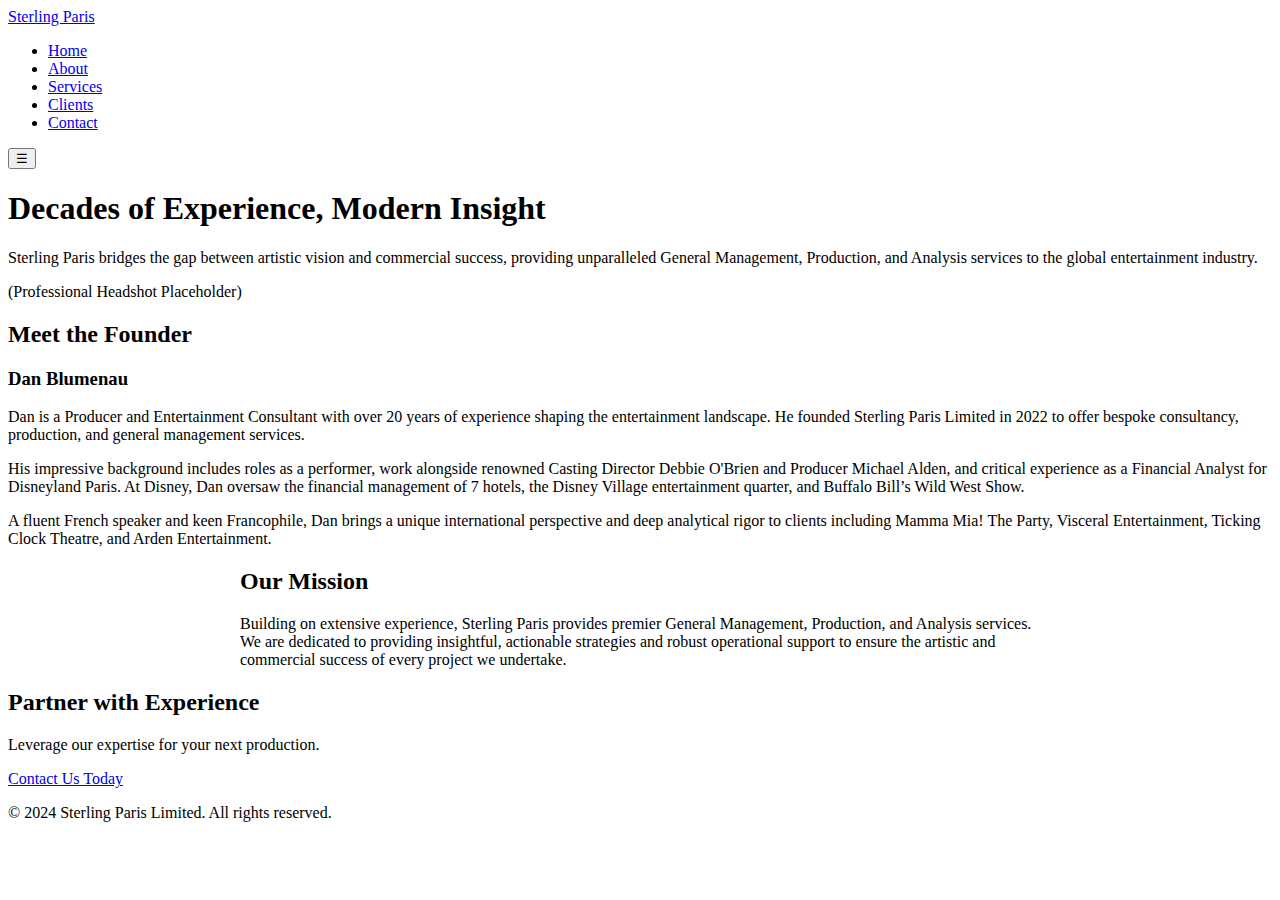
<file: about.html>
<!DOCTYPE html>
<html lang="en">
<head>
    <meta charset="UTF-8">
    <meta name="viewport" content="width=device-width, initial-scale=1.0">
    <title>About Sterling Paris | Expertise in Entertainment Consultancy</title>
    <!-- Google Fonts -->
    <link rel="preconnect" href="https://fonts.googleapis.com">
    <link rel="preconnect" href="https://fonts.gstatic.com" crossorigin>
    <link href="https://fonts.googleapis.com/css2?family=Playfair+Display:ital,wght@0,400..900;1,400..900&family=Lato:wght@300;400;700&display=swap" rel="stylesheet">
    <!-- Stylesheet -->
    <link rel="stylesheet" href="css/style.css">
</head>
<body>
    <div class="site-wrapper">
        <header class="main-header">
             <div class="container-nav">
                <a href="index.html" class="logo">Sterling Paris</a>
                <nav class="main-nav" id="main-nav">
                    <ul>
                         <li><a href="index.html">Home</a></li>
                         <li><a href="about.html" class="active">About</a></li>
                         <li><a href="services.html">Services</a></li>
                         <li><a href="clients.html">Clients</a></li>
                         <li><a href="contact.html">Contact</a></li>
                    </ul>
                </nav>
                <button class="nav-toggle" id="nav-toggle" aria-label="Toggle navigation" aria-expanded="false">
                    &#9776; <!-- Hamburger icon -->
                </button>
            </div>
        </header>

        <main>
            <div class="container about-intro">
                <h1>Decades of Experience, Modern Insight</h1>
                <p class="lead">Sterling Paris bridges the gap between artistic vision and commercial success, providing unparalleled General Management, Production, and Analysis services to the global entertainment industry.</p>
            </div>

            <section class="section-bg">
                <div class="container">
                     <div class="founder-section"> <!-- Default: Image Left -->
                        <div class="founder-image-placeholder">
                             <p>(Professional Headshot Placeholder)</p>
                             <!-- Use <img src="path/to/image.jpg" alt="Dan Blumenau"> -->
                        </div>
                        <div class="founder-bio">
                            <h2>Meet the Founder</h2>
                            <h3>Dan Blumenau</h3>
                            <p>Dan is a Producer and Entertainment Consultant with over 20 years of experience shaping the entertainment landscape. He founded Sterling Paris Limited in 2022 to offer bespoke consultancy, production, and general management services.</p>
                            <p>His impressive background includes roles as a performer, work alongside renowned Casting Director Debbie O'Brien and Producer Michael Alden, and critical experience as a Financial Analyst for Disneyland Paris. At Disney, Dan oversaw the financial management of 7 hotels, the Disney Village entertainment quarter, and Buffalo Bill’s Wild West Show.</p>
                             <p>A fluent French speaker and keen Francophile, Dan brings a unique international perspective and deep analytical rigor to clients including Mamma Mia! The Party, Visceral Entertainment, Ticking Clock Theatre, and Arden Entertainment.</p>
                        </div>
                    </div>
                </div>
            </section>

            <section class="container">
                <div style="max-width: 800px; margin: 0 auto;">
                    <h2 class="text-center">Our Mission</h2>
                    <p class="text-center">Building on extensive experience, Sterling Paris provides premier General Management, Production, and Analysis services. We are dedicated to providing insightful, actionable strategies and robust operational support to ensure the artistic and commercial success of every project we undertake.</p>
                </div>
            </section>

             <section class="section-bg">
                 <div class="container text-center">
                    <h2>Partner with Experience</h2>
                    <p>Leverage our expertise for your next production.</p>
                    <a href="contact.html" class="cta-button">Contact Us Today</a>
                 </div>
             </section>

        </main>

        <footer class="main-footer">
             <p>&copy; 2024 Sterling Paris Limited. All rights reserved.</p>
        </footer>
    </div>

    <script src="js/main.js"></script>
</body>
</html>
</file>
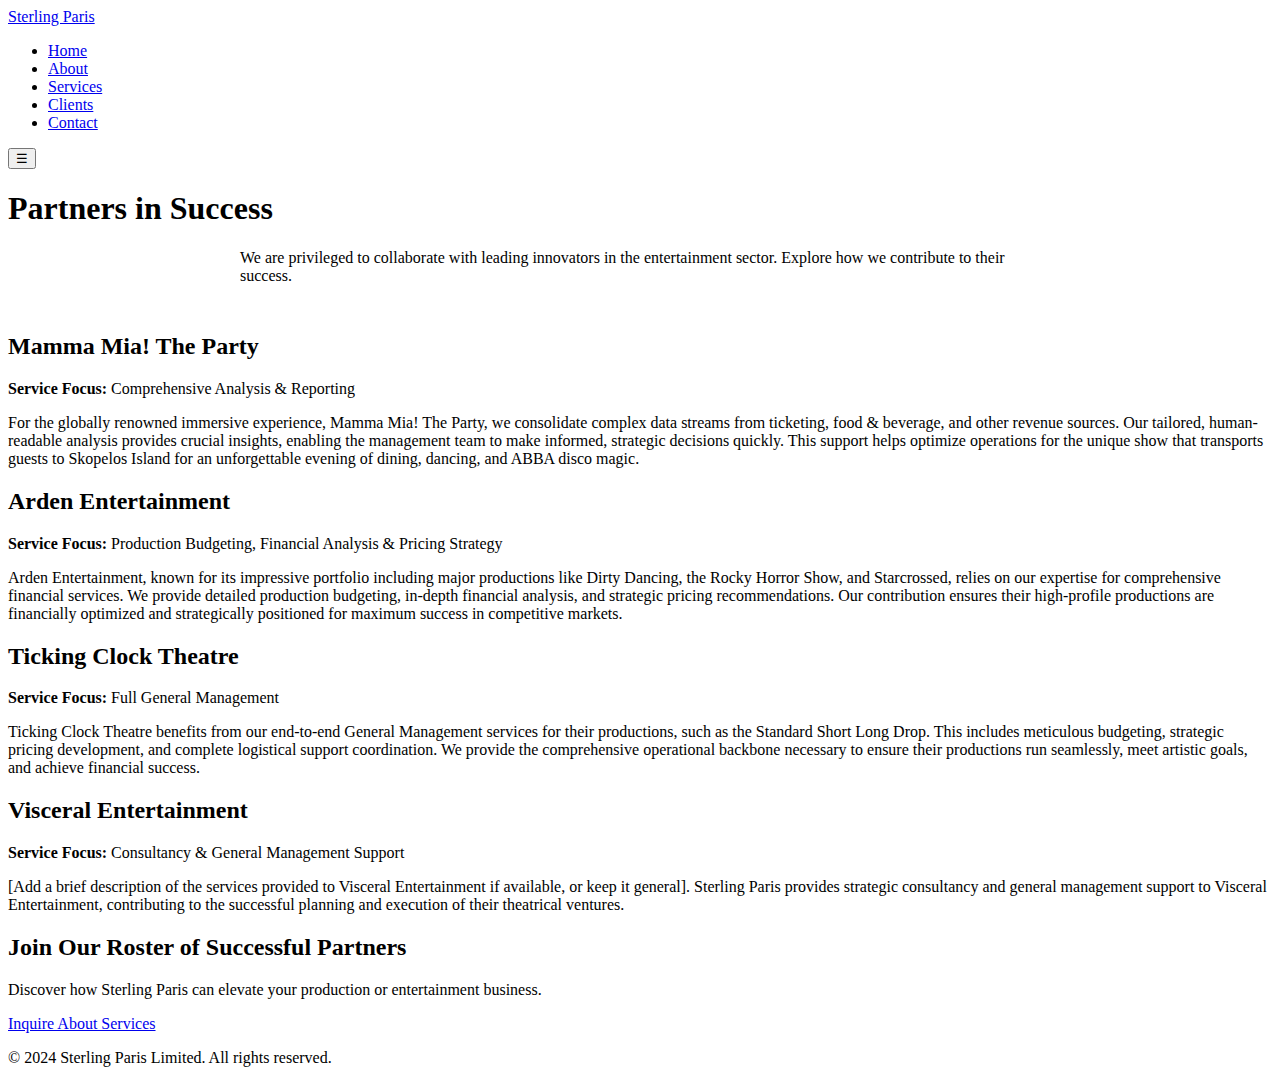
<file: clients.html>
<!DOCTYPE html>
<html lang="en">
<head>
    <meta charset="UTF-8">
    <meta name="viewport" content="width=device-width, initial-scale=1.0">
    <title>Client Success | Sterling Paris | Entertainment Consultancy</title>
    <!-- Google Fonts -->
    <link rel="preconnect" href="https://fonts.googleapis.com">
    <link rel="preconnect" href="https://fonts.gstatic.com" crossorigin>
    <link href="https://fonts.googleapis.com/css2?family=Playfair+Display:ital,wght@0,400..900;1,400..900&family=Lato:wght@300;400;700&display=swap" rel="stylesheet">
    <!-- Stylesheet -->
    <link rel="stylesheet" href="css/style.css">
</head>
<body>
    <div class="site-wrapper">
        <header class="main-header">
             <div class="container-nav">
                <a href="index.html" class="logo">Sterling Paris</a>
                <nav class="main-nav" id="main-nav">
                    <ul>
                         <li><a href="index.html">Home</a></li>
                         <li><a href="about.html">About</a></li>
                         <li><a href="services.html">Services</a></li>
                         <li><a href="clients.html" class="active">Clients</a></li>
                         <li><a href="contact.html">Contact</a></li>
                    </ul>
                </nav>
                 <button class="nav-toggle" id="nav-toggle" aria-label="Toggle navigation" aria-expanded="false">
                    &#9776; <!-- Hamburger icon -->
                </button>
            </div>
        </header>

        <main>
            <div class="container">
                <h1>Partners in Success</h1>
                <p class="lead text-center" style="max-width: 800px; margin: 0 auto 3rem auto;">We are privileged to collaborate with leading innovators in the entertainment sector. Explore how we contribute to their success.</p>

                <div class="client-list">
                     <article>
                        <h2>Mamma Mia! The Party</h2>
                        <p><strong>Service Focus:</strong> Comprehensive Analysis & Reporting</p>
                        <p>For the globally renowned immersive experience, Mamma Mia! The Party, we consolidate complex data streams from ticketing, food & beverage, and other revenue sources. Our tailored, human-readable analysis provides crucial insights, enabling the management team to make informed, strategic decisions quickly. This support helps optimize operations for the unique show that transports guests to Skopelos Island for an unforgettable evening of dining, dancing, and ABBA disco magic.</p>
                    </article>

                     <article>
                         <h2>Arden Entertainment</h2>
                         <p><strong>Service Focus:</strong> Production Budgeting, Financial Analysis & Pricing Strategy</p>
                        <p>Arden Entertainment, known for its impressive portfolio including major productions like Dirty Dancing, the Rocky Horror Show, and Starcrossed, relies on our expertise for comprehensive financial services. We provide detailed production budgeting, in-depth financial analysis, and strategic pricing recommendations. Our contribution ensures their high-profile productions are financially optimized and strategically positioned for maximum success in competitive markets.</p>
                    </article>

                     <article>
                         <h2>Ticking Clock Theatre</h2>
                         <p><strong>Service Focus:</strong> Full General Management</p>
                        <p>Ticking Clock Theatre benefits from our end-to-end General Management services for their productions, such as the Standard Short Long Drop. This includes meticulous budgeting, strategic pricing development, and complete logistical support coordination. We provide the comprehensive operational backbone necessary to ensure their productions run seamlessly, meet artistic goals, and achieve financial success.</p>
                    </article>

                     <article>
                         <h2>Visceral Entertainment</h2>
                         <p><strong>Service Focus:</strong> Consultancy & General Management Support</p>
                         <p>[Add a brief description of the services provided to Visceral Entertainment if available, or keep it general]. Sterling Paris provides strategic consultancy and general management support to Visceral Entertainment, contributing to the successful planning and execution of their theatrical ventures.</p>
                    </article>

                </div>
            </div>

             <section class="section-bg">
                 <div class="container text-center">
                    <h2>Join Our Roster of Successful Partners</h2>
                    <p>Discover how Sterling Paris can elevate your production or entertainment business.</p>
                    <a href="contact.html" class="cta-button">Inquire About Services</a>
                 </div>
             </section>
        </main>

        <footer class="main-footer">
             <p>&copy; 2024 Sterling Paris Limited. All rights reserved.</p>
        </footer>
    </div>

    <script src="js/main.js"></script>
</body>
</html>
</file>
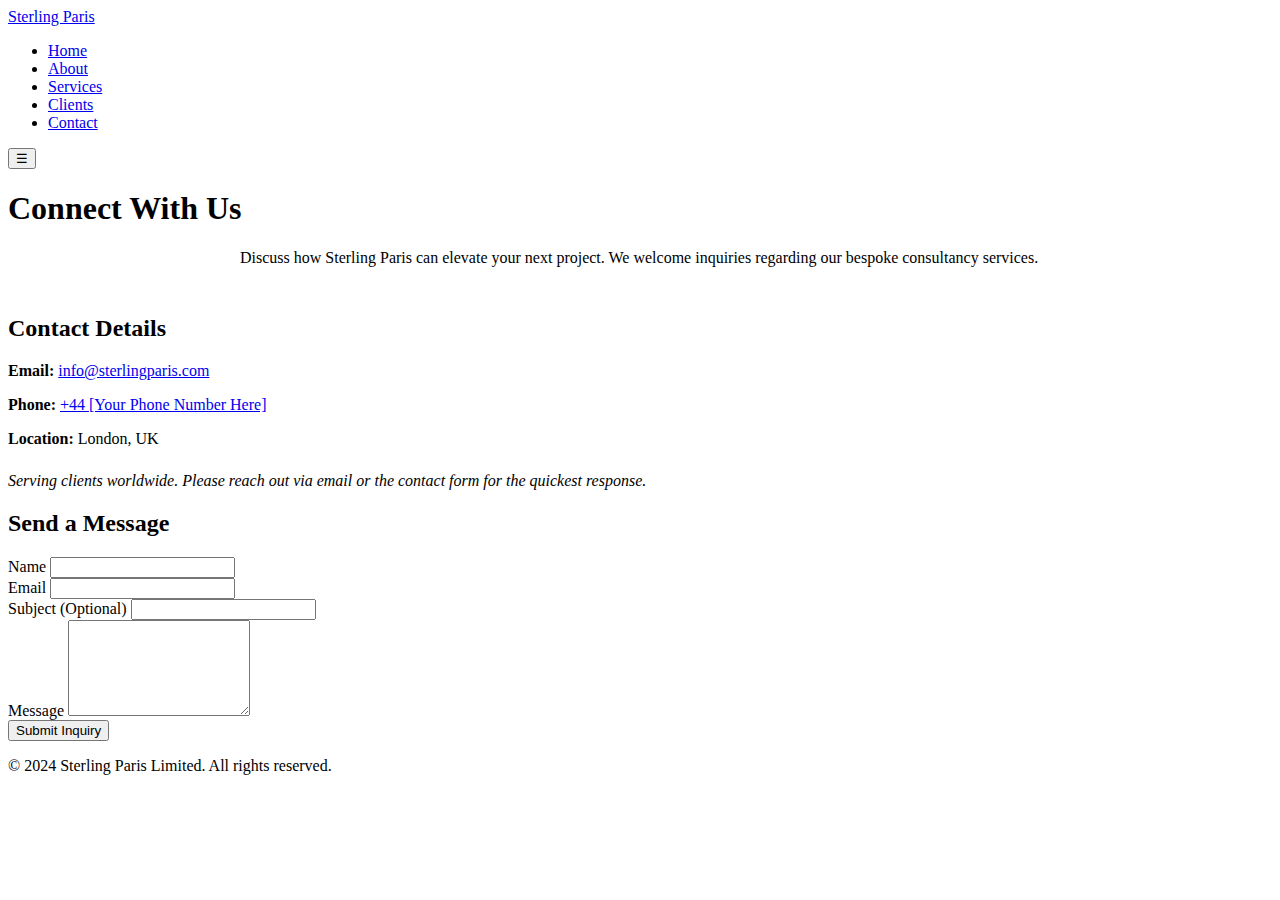
<file: contact.html>
<!DOCTYPE html>
<html lang="en">
<head>
    <meta charset="UTF-8">
    <meta name="viewport" content="width=device-width, initial-scale=1.0">
    <title>Contact Sterling Paris | Entertainment Consultancy Inquiry</title>
    <!-- Google Fonts -->
    <link rel="preconnect" href="https://fonts.googleapis.com">
    <link rel="preconnect" href="https://fonts.gstatic.com" crossorigin>
    <link href="https://fonts.googleapis.com/css2?family=Playfair+Display:ital,wght@0,400..900;1,400..900&family=Lato:wght@300;400;700&display=swap" rel="stylesheet">
    <!-- Stylesheet -->
    <link rel="stylesheet" href="css/style.css">
</head>
<body>
     <div class="site-wrapper">
        <header class="main-header">
             <div class="container-nav">
                <a href="index.html" class="logo">Sterling Paris</a>
                <nav class="main-nav" id="main-nav">
                    <ul>
                         <li><a href="index.html">Home</a></li>
                         <li><a href="about.html">About</a></li>
                         <li><a href="services.html">Services</a></li>
                         <li><a href="clients.html">Clients</a></li>
                         <li><a href="contact.html" class="active">Contact</a></li>
                    </ul>
                </nav>
                 <button class="nav-toggle" id="nav-toggle" aria-label="Toggle navigation" aria-expanded="false">
                    &#9776; <!-- Hamburger icon -->
                </button>
            </div>
        </header>

        <main>
            <div class="container">
                <h1>Connect With Us</h1>
                <p class="lead text-center" style="max-width: 800px; margin: 0 auto 3rem auto;">Discuss how Sterling Paris can elevate your next project. We welcome inquiries regarding our bespoke consultancy services.</p>

                <div class="contact-grid">
                    <div class="contact-info">
                        <h2>Contact Details</h2>
                        <p><strong>Email:</strong> <a href="mailto:info@sterlingparis.com">info@sterlingparis.com</a></p>
                        <p><strong>Phone:</strong> <a href="tel:+440000000000">+44 [Your Phone Number Here]</a></p> <!-- ** REPLACE PHONE ** -->
                        <p><strong>Location:</strong> London, UK</p>
                        <p style="margin-top: 1.5rem;"><em>Serving clients worldwide. Please reach out via email or the contact form for the quickest response.</em></p>
                         <!-- Add Address if desired
                         <p><strong>Address:</strong> [Your Company Address Here]</p>
                         -->
                    </div>
                    <div class="contact-form">
                        <h2>Send a Message</h2>
                        <!-- Replace "#" with your form processing endpoint or service -->
                        <form action="#" method="post">
                             <div>
                                <label for="name">Name</label>
                                <input type="text" id="name" name="name" required>
                            </div>
                             <div>
                                <label for="email">Email</label>
                                <input type="email" id="email" name="email" required>
                            </div>
                             <div>
                                <label for="subject">Subject (Optional)</label>
                                <input type="text" id="subject" name="subject">
                            </div>
                             <div>
                                <label for="message">Message</label>
                                <textarea id="message" name="message" rows="6" required></textarea>
                            </div>
                            <div>
                                <button type="submit" class="cta-button">Submit Inquiry</button>
                            </div>
                        </form>
                    </div>
                </div>
            </div>
        </main>

        <footer class="main-footer">
             <p>&copy; 2024 Sterling Paris Limited. All rights reserved.</p>
        </footer>
    </div>

    <script src="js/main.js"></script>
</body>
</html>
</file>
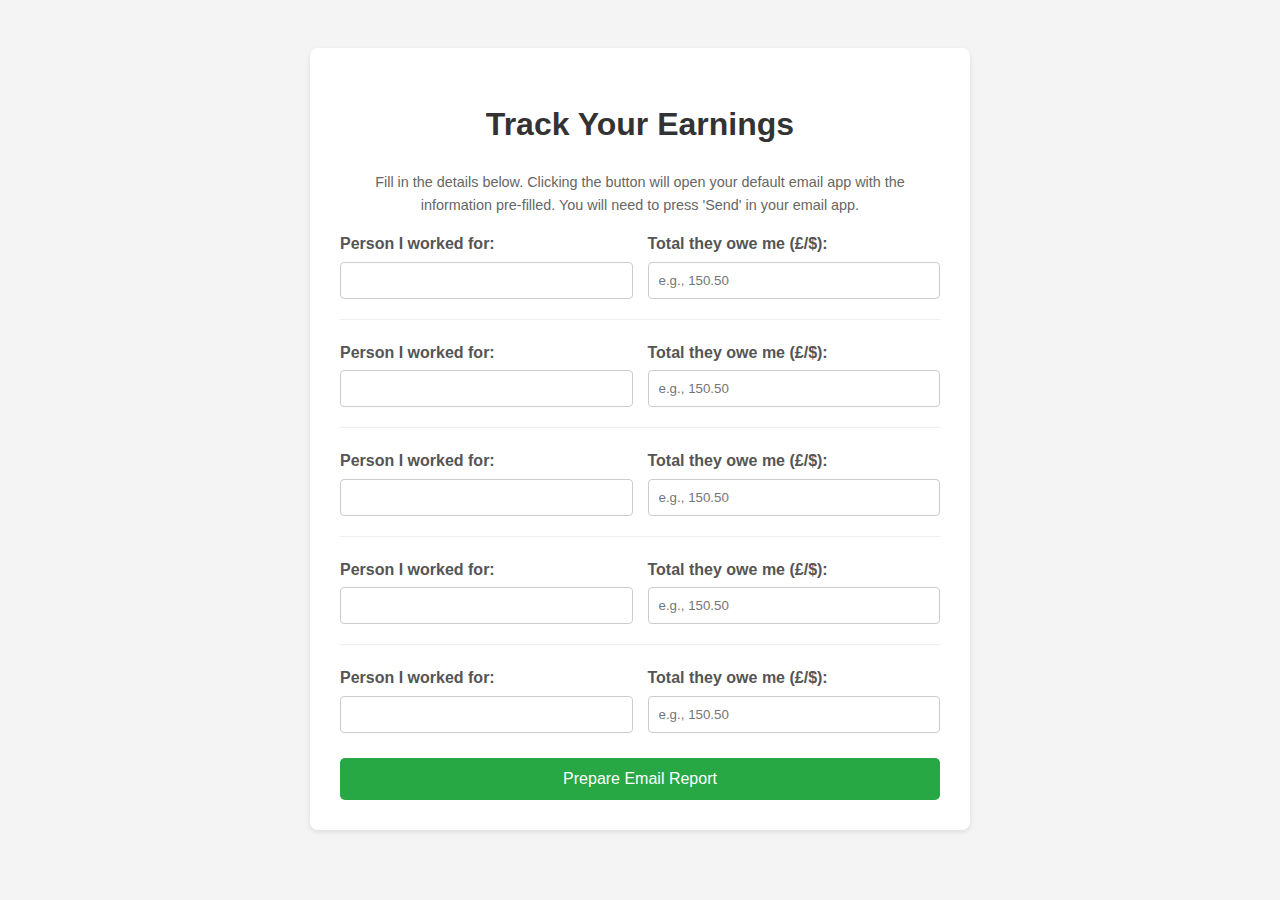
<file: earnings.html>
<!DOCTYPE html>
<html lang="en">
<head>
    <meta charset="UTF-8">
    <meta name="viewport" content="width=device-width, initial-scale=1.0">
    <title>Earnings Tracker - Email</title>
    <style>
        body {
            font-family: sans-serif;
            line-height: 1.6;
            padding: 20px;
            background-color: #f4f4f4;
        }
        .container {
            background-color: #fff;
            padding: 30px;
            border-radius: 8px;
            box-shadow: 0 2px 5px rgba(0,0,0,0.1);
            max-width: 600px;
            margin: 20px auto;
        }
        h1 {
            text-align: center;
            color: #333;
            margin-bottom: 20px;
        }
        .input-row {
            display: grid;
            grid-template-columns: 1fr 1fr; /* Two equal columns */
            gap: 15px; /* Space between columns */
            margin-bottom: 15px; /* Space between rows */
            align-items: center; /* Vertically align items in the middle */
        }
        label {
            display: block; /* Make label take its own line */
            margin-bottom: 5px; /* Space below label */
            font-weight: bold;
            color: #555;
        }
        input[type="text"],
        input[type="number"] {
            width: 100%; /* Make input take full width of its column */
            padding: 10px;
            border: 1px solid #ccc;
            border-radius: 4px;
            box-sizing: border-box; /* Include padding and border in width */
        }
        /* Style adjustments for smaller screens */
        @media (max-width: 500px) {
            .input-row {
                grid-template-columns: 1fr; /* Stack columns vertically */
                gap: 5px; /* Reduce gap */
            }
            label {
                 margin-bottom: 2px; /* Reduce space below label */
            }
            input[type="text"],
            input[type="number"] {
                 margin-bottom: 10px; /* Add space below input when stacked */
            }
        }

        button {
            display: block;
            width: 100%;
            padding: 12px 20px;
            background-color: #28a745; /* Green color for email */
            color: white;
            border: none;
            border-radius: 5px;
            font-size: 16px;
            cursor: pointer;
            margin-top: 25px;
            transition: background-color 0.2s ease;
        }
        button:hover {
            background-color: #218838;
        }
        hr {
            border: 0;
            height: 1px;
            background: #eee;
            margin: 20px 0;
        }
        .info {
            font-size: 0.9em;
            color: #666;
            text-align: center;
            margin-top: 15px;
        }
    </style>
</head>
<body>

<div class="container">
    <h1>Track Your Earnings</h1>
    <p class="info">Fill in the details below. Clicking the button will open your default email app with the information pre-filled. You will need to press 'Send' in your email app.</p>
    <form id="earningsForm">
        <!-- Row 1 -->
        <div class="input-row">
            <div>
                <label for="person1">Person I worked for:</label>
                <input type="text" id="person1" name="person1">
            </div>
            <div>
                <label for="amount1">Total they owe me (£/$):</label>
                <input type="number" id="amount1" name="amount1" step="0.01" placeholder="e.g., 150.50">
            </div>
        </div>
        <hr>
        <!-- Row 2 -->
        <div class="input-row">
            <div>
                <label for="person2">Person I worked for:</label>
                <input type="text" id="person2" name="person2">
            </div>
            <div>
                <label for="amount2">Total they owe me (£/$):</label>
                <input type="number" id="amount2" name="amount2" step="0.01" placeholder="e.g., 150.50">
            </div>
        </div>
        <hr>
        <!-- Row 3 -->
        <div class="input-row">
            <div>
                <label for="person3">Person I worked for:</label>
                <input type="text" id="person3" name="person3">
            </div>
            <div>
                <label for="amount3">Total they owe me (£/$):</label>
                <input type="number" id="amount3" name="amount3" step="0.01" placeholder="e.g., 150.50">
            </div>
        </div>
        <hr>
        <!-- Row 4 -->
        <div class="input-row">
            <div>
                <label for="person4">Person I worked for:</label>
                <input type="text" id="person4" name="person4">
            </div>
            <div>
                <label for="amount4">Total they owe me (£/$):</label>
                <input type="number" id="amount4" name="amount4" step="0.01" placeholder="e.g., 150.50">
            </div>
        </div>
        <hr>
        <!-- Row 5 -->
        <div class="input-row">
            <div>
                <label for="person5">Person I worked for:</label>
                <input type="text" id="person5" name="person5">
            </div>
            <div>
                <label for="amount5">Total they owe me (£/$):</label>
                <input type="number" id="amount5" name="amount5" step="0.01" placeholder="e.g., 150.50">
            </div>
        </div>

        <button type="submit">Prepare Email Report</button>
    </form>
</div>

<script>
    const form = document.getElementById('earningsForm');

    // --- IMPORTANT: Set YOUR email address here ---
    const recipientEmail = "dan@sterlingparis.com"; // <--- CHANGE THIS!
    // ---

    form.addEventListener('submit', function(event) {
        // Prevent the default form submission behavior
        event.preventDefault();

        let emailBody = "Earnings Report:\n\n"; // Use \n for new lines in the email body
        let dataEntered = false;
        let totalOwed = 0;

        // Loop through the 5 rows of inputs
        for (let i = 1; i <= 5; i++) {
            const personInput = document.getElementById(`person${i}`);
            const amountInput = document.getElementById(`amount${i}`);

            const person = personInput.value.trim();
            const amountStr = amountInput.value.trim();

            // Only add row to email if at least one field has a value
            if (person || amountStr) {
                dataEntered = true;
                const amount = amountStr ? parseFloat(amountStr) : 0; // Treat empty amount as 0 for calculation
                const amountDisplay = amountStr ? amount.toFixed(2) : "(No amount entered)"; // How to display it

                emailBody += `Person: ${person}\n`;
                emailBody += `Amount Owed: ${amountDisplay}\n`;
                emailBody += `--------------------\n`;

                if (amount) { // Only add valid numbers to the total
                   totalOwed += amount;
                }
            }
        }

        // Check if any data was actually entered
        if (!dataEntered) {
            alert("Please enter some earnings information before preparing the email.");
            return; // Stop the function if no data
        }

        // Add the total to the email body
        emailBody += `\nTotal Amount Owed: ${totalOwed.toFixed(2)}`;

        // --- Prepare the mailto link ---

        // Get current date for subject
        const date = new Date();
        const dateString = `${date.getFullYear()}-${String(date.getMonth() + 1).padStart(2, '0')}-${String(date.getDate()).padStart(2, '0')}`;
        // --- UPDATED Subject Line ---
        const subject = `LALA EARNINGS ${dateString}`;

        // Construct the mailto link - IMPORTANT: Encode components to handle spaces/special chars
        const mailtoLink = `mailto:${recipientEmail}`
                         + `?subject=${encodeURIComponent(subject)}` // Subject is encoded here
                         + `&body=${encodeURIComponent(emailBody)}`; // Body is encoded here

        // Try to open the mail client
        // This will fail silently in some environments if no mail client is configured
        // or if the link is too long, but it's the best we can do client-side.
        window.location.href = mailtoLink;

        alert("Your email application should now open with the earnings report pre-filled. Please review and press 'Send'.");

        // Optional: Clear the form after attempting to open mail client
        // form.reset();
    });
</script>

</body>
</html>
</file>
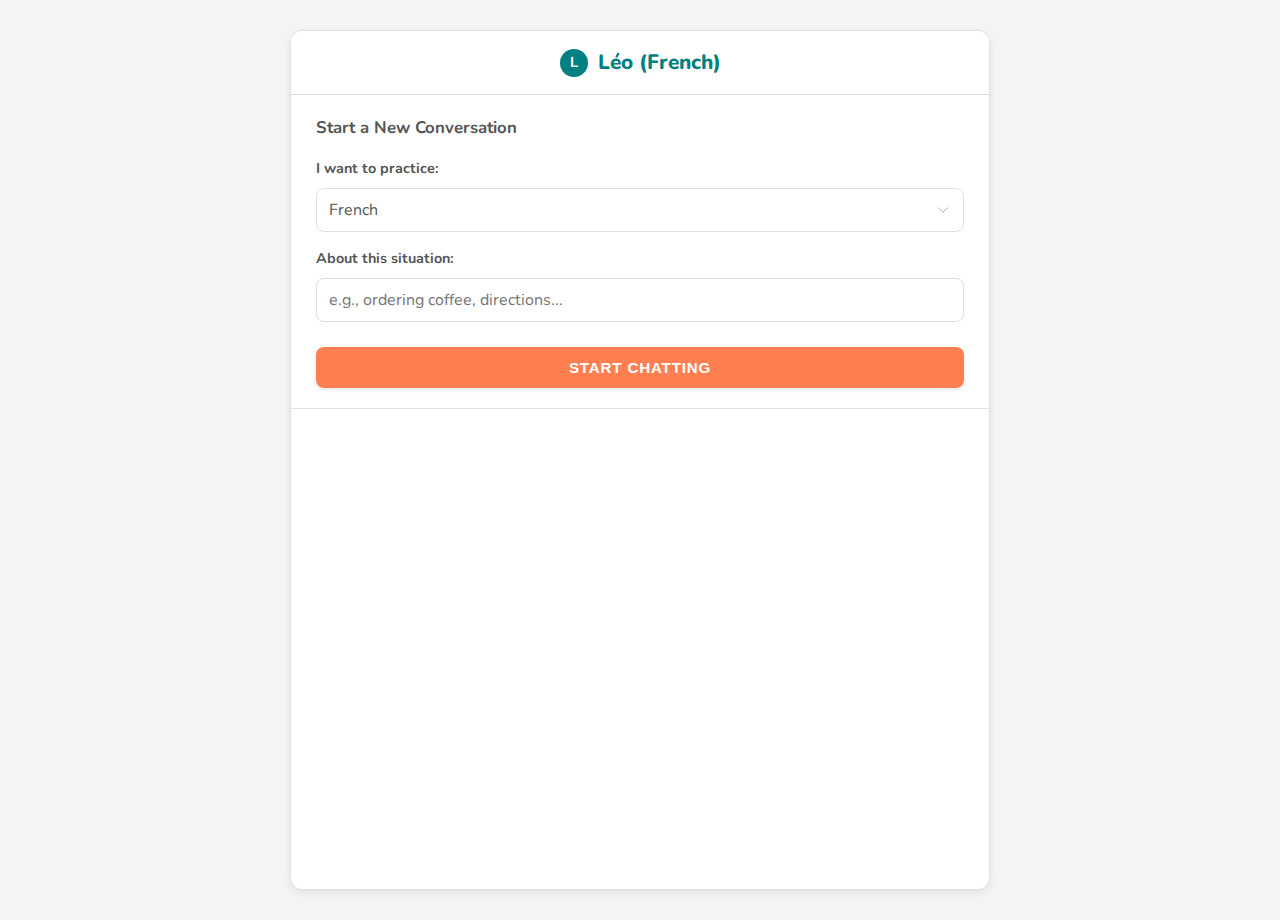
<file: konvo.html>
<!DOCTYPE html>
<html lang="en">
<head>
    <meta charset="UTF-8">
    <meta name="viewport" content="width=device-width, initial-scale=1.0">
    <title>Konvo Language Tutor</title>
    <link rel="preconnect" href="https://fonts.googleapis.com">
    <link rel="preconnect" href="https://fonts.gstatic.com" crossorigin>
    <link href="https://fonts.googleapis.com/css2?family=Nunito:wght@400;700;800&display=swap" rel="stylesheet">
    <style>
        /* --- Styling Overhaul: Konvo Style --- */
        :root {
            /* New Color Palette */
            --konvo-teal: #008080;
            --konvo-teal-dark: #006666;
            --konvo-grey-light: #f4f4f4; /* AI bubble bg, page background */
            --konvo-grey-medium: #e0e0e0; /* Borders */
            --konvo-grey-dark: #555555; /* Primary Text */
            --konvo-bg: #ffffff; /* Container background */
            --konvo-accent-coral: #ff7f50; /* Start button */
            --konvo-accent-coral-dark: #e57348;
            --konvo-accent-blue: #3498db; /* User bubble, Send Button */
            --konvo-accent-blue-dark: #2980b9;

            /* Feedback Colors */
            --konvo-success: #2ecc71;
            --konvo-success-light: #d5f5e3;
            --konvo-error: #e74c3c;
            --konvo-error-light: #fadde1;
            --konvo-warn: #f39c12;
            --konvo-warn-light: #fef5e7;
            --konvo-hint-bg: #e0f2f7; /* Light blue hint */
            --konvo-hint-text: #0077a3; /* Darker blue hint text */
            --konvo-explanation-bg: #eeeeee;
            --konvo-explanation-border: var(--konvo-teal);

            --font-primary: 'Nunito', sans-serif;
        }

        * { margin: 0; padding: 0; box-sizing: border-box; }

        body {
            font-family: var(--font-primary);
            line-height: 1.6;
            color: var(--konvo-grey-dark);
            background-color: var(--konvo-grey-light);
            padding: 10px;
            font-size: 16px;
            display: flex;
            justify-content: center;
            align-items: flex-start;
            min-height: 100vh;
        }

        .container {
            width: 100%;
            max-width: 700px;
            background-color: var(--konvo-bg);
            border-radius: 12px;
            border: 1px solid var(--konvo-grey-medium);
            box-shadow: 0 3px 8px rgba(0, 0, 0, 0.08);
            margin: 20px 0;
            display: flex;
            flex-direction: column;
            height: calc(100vh - 40px);
            overflow: hidden;
        }

        .header {
            padding: 15px 20px;
            border-bottom: 1px solid var(--konvo-grey-medium);
            text-align: center;
            background-color: var(--konvo-bg);
        }
         .header h1 {
             font-size: 1.3rem;
             font-weight: 800;
             color: var(--konvo-teal);
             margin: 0; border: none; padding: 0;
             display: flex; align-items: center; justify-content: center; gap: 10px;
         }
         .header .tutor-avatar-placeholder {
             width: 28px; height: 28px; background-color: var(--konvo-teal);
             border-radius: 50%; display: inline-flex;
             align-items: center; justify-content: center;
             color: white; font-weight: 700; font-size: 0.9rem;
         }


        .setup-section { /* Removed API key section styling */
            padding: 20px 25px;
            border-bottom: 1px solid var(--konvo-grey-medium);
        }
         .setup-section h2 {
             font-size: 1.05rem; font-weight: 700; color: var(--konvo-grey-dark);
             margin-bottom: 15px; border: none; padding: 0; text-align: left;
         }


        .input-group { margin-bottom: 15px; }
        .input-group label { display: block; font-weight: 700; margin-bottom: 8px; font-size: 0.9rem; color: var(--konvo-grey-dark); }
        /* Removed password input styling as it's gone */
        .input-group input[type="text"], select {
            width: 100%; padding: 10px 12px; border: 1px solid var(--konvo-grey-medium); border-radius: 8px; font-size: 1rem; transition: border-color 0.2s ease, box-shadow 0.2s ease; font-family: inherit; background-color: #fff;
            color: var(--konvo-grey-dark);
        }
        select {
            appearance: none;
            background-image: url("data:image/svg+xml,%3Csvg xmlns='http://www.w3.org/2000/svg' width='16' height='16' fill='%23aaaaaa' viewBox='0 0 16 16'%3E%3Cpath fill-rule='evenodd' d='M1.646 4.646a.5.5 0 0 1 .708 0L8 10.293l5.646-5.647a.5.5 0 0 1 .708.708l-6 6a.5.5 0 0 1-.708 0l-6-6a.5.5 0 0 1 0-.708z'/%3E%3C/svg%3E");
            background-repeat: no-repeat; background-position: right 12px center; background-size: 16px 12px; padding-right: 40px; cursor: pointer;
        }
         .input-group input:focus, select:focus, textarea:focus {
             border-color: var(--konvo-teal); outline: none; box-shadow: 0 0 0 2px rgba(0, 128, 128, 0.2);
         }

         button#startConversationButton {
              width: 100%; margin-top: 10px;
              background-color: var(--konvo-accent-coral);
              text-transform: uppercase; letter-spacing: 0.8px;
              padding: 12px; font-size: 0.95rem; font-weight: 700; border-radius: 8px;
              box-shadow: 0 2px 4px rgba(0, 0, 0, 0.1);
              transition: background-color 0.2s ease, transform 0.1s ease;
              color: #fff; border: none;
         }
         button#startConversationButton:hover:not(:disabled) {
             background-color: var(--konvo-accent-coral-dark);
             transform: translateY(-1px);
         }
          button#startConversationButton:active:not(:disabled) {
              transform: translateY(0px);
              box-shadow: 0 1px 2px rgba(0, 0, 0, 0.1);
          }
          button#startConversationButton:disabled {
              background-color: #ccc; color: #888; box-shadow: none;
              cursor: not-allowed; transform: none;
          }

        /* --- Chat Area --- */
        .chat-log-container {
            flex-grow: 1;
            overflow-y: auto;
            padding: 20px 15px;
             background-color: var(--konvo-bg);
        }
        .message {
            display: flex; margin-bottom: 18px;
            max-width: 88%;
            align-items: flex-end; gap: 8px;
        }
         .message-bubble {
             padding: 10px 15px;
             border-radius: 18px 18px 18px 5px; /* User shape default */
             line-height: 1.5; font-size: 1rem;
             word-wrap: break-word;
             box-shadow: 0 1px 2px rgba(0, 0, 0, 0.06);
             position: relative;
         }

         .ai-message { margin-right: auto; }
         .ai-message .message-bubble {
             background-color: var(--konvo-grey-light);
             color: var(--konvo-grey-dark);
             border: 1px solid var(--konvo-grey-medium);
             border-radius: 18px 18px 5px 18px; /* AI bubble shape */
         }

         .user-message { margin-left: auto; flex-direction: row-reverse;}
         .user-message .message-bubble {
             background-color: var(--konvo-accent-blue);
             color: white;
         }

         .message-avatar {
              width: 30px; height: 30px; background-color: var(--konvo-teal);
              border-radius: 50%; flex-shrink: 0; align-self: flex-end;
              display: inline-flex; align-items: center; justify-content: center;
              color: white; font-weight: 600; font-size: 0.85rem;
         }
          .user-message .message-avatar { display: none; }

        /* Formatting inside chat bubbles */
         .message-bubble strong { color: inherit; font-weight: 700; }
         .message-bubble em { font-style: italic; color: inherit; }
         .message-bubble code { background-color: rgba(0,0,0,0.06); border-radius: 3px; border: none; color: var(--konvo-teal-dark); padding: 0.2em 0.4em; font-style: normal; font-weight: 600; }
         .message-bubble .feedback {
             margin-top: 0.8em; padding: 6px 10px; border-radius: 6px;
             font-weight: 700; font-size: 0.9em; border: none; display: inline-block;
         }
         .message-bubble .feedback.correct { background-color: var(--konvo-success-light); color: #1e7e34; }
         .message-bubble .feedback.incorrect { background-color: var(--konvo-error-light); color: var(--konvo-error); }
         .message-bubble .feedback.partial { background-color: var(--konvo-warn-light); color: #b97509; }
         .message-bubble .hint {
             margin-top: 0.8em; padding: 8px 12px; border-radius: 6px;
             background-color: var(--konvo-hint-bg); color: var(--konvo-hint-text);
             font-size: 0.9em; font-style: italic; display: block;
         }
         .message-bubble .explanation {
             margin-top: 0.8em; padding: 8px 12px; border-radius: 6px;
             background-color: var(--konvo-explanation-bg); color: var(--konvo-grey-dark);
             font-size: 0.9em; display: block; border-left: 3px solid var(--konvo-explanation-border);
         }
         .message-bubble .example {
             margin-top: 0.5em; padding-left: 15px;
             font-style: italic; color: var(--konvo-grey-dark);
             font-size: 0.9em; display: block; position: relative;
         }
          .message-bubble .example::before {
              content: '“'; position: absolute; left: 0; top: 0; color: var(--konvo-grey-medium); font-size: 1.2em; line-height: 1;
          }
         .message-bubble .exercise-instruction {
             font-weight: 700; margin-top: 1em; margin-bottom: 0.5em;
             display: block; color: var(--konvo-teal);
              background: none; padding: 0; border: none;
         }


        /* --- Chat Input Area --- */
        .chat-input-area {
            padding: 12px 15px;
            border-top: 1px solid var(--konvo-grey-medium);
            background-color: var(--konvo-bg);
            display: flex;
            align-items: center;
            gap: 10px;
        }
        .chat-input-area textarea {
            flex-grow: 1; border: 1px solid var(--konvo-grey-medium);
            border-radius: 8px; padding: 10px 12px; resize: none;
            min-height: 44px; height: 44px;
            overflow-y: auto; font-size: 1rem; line-height: 1.4;
        }
         button#sendMessageButton {
             flex-shrink: 0;
             background-color: var(--konvo-accent-blue);
             border-radius: 8px; padding: 10px 18px;
             font-weight: 700; margin-top: 0;
             transition: background-color 0.2s ease;
             color: #fff; border: none; box-shadow: none;
         }
         button#sendMessageButton:hover:not(:disabled) {
             background-color: var(--konvo-accent-blue-dark);
         }
         button#sendMessageButton:active:not(:disabled) {
             transform: scale(0.98);
         }
         button#sendMessageButton:disabled {
              background-color: #ccc; box-shadow: none; transform: none;
         }


        /* --- Status Indicators --- */
        .status-indicator { text-align: center; padding: 10px; font-weight: 500; font-size: 0.9rem; }
        .loading { color: var(--konvo-grey-dark); font-style: italic; }
        .error { color: var(--konvo-error); background-color: var(--konvo-error-light); border-radius: 8px; margin: 10px 15px; border: 1px solid var(--konvo-error); padding: 8px 12px; text-align: left;}
        .assessment-result { display: none; }

        /* API Key Section Removed */

        .hidden { display: none; }

         /* Responsive adjustments */
         @media (max-width: 600px) {
             body { padding: 0; }
             .container { margin: 0; border-radius: 0; height: 100vh; border: none;}
             .header { padding: 12px 15px; }
             .header h1 { font-size: 1.2rem; }
             .chat-log-container { padding: 15px 10px; }
             .message { max-width: 90%; }
             .message-bubble { font-size: 0.95rem; padding: 9px 14px; border-radius: 15px 15px 15px 4px;}
              .ai-message .message-bubble { border-radius: 15px 15px 4px 15px; }
             .chat-input-area { padding: 10px 12px; }
             .chat-input-area textarea { padding: 9px 10px; min-height: 40px; height: 40px; }
             button#sendMessageButton { padding: 9px 15px; }
         }

    </style>
</head>
<body>

    <div class="container">
        <div class="header">
            <h1><span class="tutor-avatar-placeholder" id="headerAvatar">K</span> <span id="headerTitle">Konvo Tutor</span></h1>
        </div>

        <!-- API Key Section Removed -->

        <!-- Setup (Initially Visible) -->
        <section class="setup-section" id="setupStage">
            <h2>Start a New Conversation</h2>
            <div class="setup-grid">
                <div class="input-group">
                    <label for="languageSelect">I want to practice:</label>
                    <select id="languageSelect">
                        <option value="French">French</option>
                        <option value="Spanish">Spanish</option>
                        <option value="German">German</option>
                        <option value="Italian">Italian</option>
                        <option value="Portuguese">Portuguese</option>
                        <option value="Japanese">Japanese</option>
                        <!-- Add more -->
                    </select>
                </div>
                <div class="input-group">
                    <label for="topicInput">About this situation:</label>
                    <input type="text" id="topicInput" placeholder="e.g., ordering coffee, directions...">
                </div>
            </div>
            <button id="startConversationButton">Start Chatting</button>
        </section>

        <!-- Chat Area (Hidden Initially) -->
        <div class="chat-log-container hidden" id="chatLogContainer">
             <!-- Messages Append Here -->
        </div>

        <!-- Input Area (Hidden Initially) -->
        <div class="chat-input-area hidden" id="chatInputArea">
            <textarea id="userInput" rows="1" placeholder="Type your message..."></textarea>
            <button id="sendMessageButton">Send</button>
        </div>

         <!-- Status Indicator within chat flow area -->
        <div class="status-indicator loading hidden" id="loadingIndicator">Thinking...</div>
        <div class="status-indicator error hidden" id="errorMessage"></div>

    </div>

    <script>
        // --- DOM Elements ---
        // Removed apiKeyInput
        const languageSelect = document.getElementById('languageSelect');
        const topicInput = document.getElementById('topicInput');
        const startConversationButton = document.getElementById('startConversationButton');

        // Removed apiKeySection
        const setupStage = document.getElementById('setupStage');
        const chatLogContainer = document.getElementById('chatLogContainer');
        const chatInputArea = document.getElementById('chatInputArea');

        const userInput = document.getElementById('userInput');
        const sendMessageButton = document.getElementById('sendMessageButton');
        const loadingIndicator = document.getElementById('loadingIndicator');
        const errorMessage = document.getElementById('errorMessage');
        const headerTitle = document.getElementById('headerTitle');
        const headerAvatar = document.getElementById('headerAvatar');

        // --- State ---
        let currentStage = 'setup';
        let targetLanguage = '';
        let currentTopic = '';
        let chatHistory = [];
        let TUTOR_NAME = "Konvo";

        // --- Constants ---
        const API_ENDPOINT = 'https://generativelanguage.googleapis.com/v1beta/models/gemini-1.5-flash-latest:generateContent';
        // Hardcoded API Key - Use only for local development/testing!
        const API_KEY = "AIzaSyAl2AjAIwwdHJdjkWkr7HmEtHr15tSSXPg";
        const tutorNames = {
            "French": "Léo", "Spanish": "Mateo", "German": "Finn",
            "Italian": "Luca", "Portuguese": "Diogo", "Japanese": "Haru",
            "Default": "Konvo"
        };

        // --- Functions ---

        function setTutorPersona(language) {
            TUTOR_NAME = tutorNames[language] || tutorNames["Default"];
            headerTitle.textContent = `${TUTOR_NAME} (${language})`;
            const initial = TUTOR_NAME.charAt(0).toUpperCase();
            headerAvatar.textContent = initial;
            loadingIndicator.textContent = `${TUTOR_NAME} is thinking...`;
        }

        function showLoading(isLoading) {
            loadingIndicator.classList.toggle('hidden', !isLoading);
            startConversationButton.disabled = isLoading;
            sendMessageButton.disabled = isLoading;
            userInput.disabled = isLoading;
        }

        function showError(message) {
             let displayMessage = message;
              try {
                  if (message.includes("error") && message.includes("message")) {
                      const errorObj = JSON.parse(message.substring(message.indexOf('{')));
                      if (errorObj.error?.message) displayMessage = errorObj.error.message;
                  }
              } catch (e) { /* Ignore */ }

              // Simplify common error messages
              if (displayMessage.includes("API key not valid")) displayMessage = "Invalid API Key configured."; // Updated message
              else if (displayMessage.includes("Quota exceeded")) displayMessage = "API quota exceeded.";
              else if (displayMessage.includes("location is not supported")) displayMessage = "API access for your region is not available.";
              else if (displayMessage.includes("Request blocked")) displayMessage += " (Content Safety)";


            errorMessage.textContent = `Error: ${displayMessage}`;
            errorMessage.classList.remove('hidden');
            showLoading(false);
            if (currentStage === 'setup') {
                startConversationButton.disabled = false;
            } else {
                sendMessageButton.disabled = false;
                userInput.disabled = false;
            }
        }

        function hideError() { errorMessage.classList.add('hidden'); }

        function updateUIForChat() {
            // Removed hiding apiKeySection
            setupStage.classList.add('hidden');
            chatLogContainer.classList.remove('hidden');
            chatInputArea.classList.remove('hidden');
            adjustTextareaHeight();
            currentStage = 'conversation';
        }

        function addMessageToLog(sender, textContent) {
             const messageDiv = document.createElement('div');
             messageDiv.classList.add('message', sender === 'user' ? 'user-message' : 'ai-message');

             if (sender === 'ai') {
                  const avatarDiv = document.createElement('div');
                  avatarDiv.classList.add('message-avatar');
                  avatarDiv.textContent = TUTOR_NAME.charAt(0).toUpperCase();
                  messageDiv.appendChild(avatarDiv);
              }

             const bubbleDiv = document.createElement('div');
             bubbleDiv.classList.add('message-bubble');

             const formattedText = textContent
                .replace(/</g, "&lt;").replace(/>/g, "&gt;")
                .replace(/&lt;strong&gt;(.*?)&lt;\/strong&gt;/g, '<strong>$1</strong>')
                .replace(/&lt;em&gt;(.*?)&lt;\/em&gt;/g, '<em>$1</em>')
                .replace(/&lt;code&gt;(.*?)&lt;\/code&gt;/g, '<code>$1</code>')
                .replace(/&lt;span class=['"]exercise-instruction['"]&gt;(.*?)&lt;\/span&gt;/g, '<span class="exercise-instruction">$1</span>')
                .replace(/&lt;div class=['"]feedback (correct|incorrect|partial)['"]&gt;(.*?)&lt;\/div&gt;/g, '<div class="feedback $1">$2</div>')
                .replace(/&lt;span class=['"]hint['"]&gt;(.*?)&lt;\/span&gt;/g, '<span class="hint">$1</span>')
                .replace(/&lt;div class=['"]explanation['"]&gt;(.*?)&lt;\/div&gt;/g, '<div class="explanation">$1</div>')
                .replace(/&lt;div class=['"]example['"]&gt;(.*?)&lt;\/div&gt;/g, '<div class="example">$1</div>')
                .replace(/\*\*(.*?)\*\*/g, '<strong>$1</strong>')
                .replace(/\*(.*?)\*/g, '<em>$1</em>')
                .replace(/`(.*?)`/g, '<code>$1</code>')
                .replace(/\n/g, '<br>');

             bubbleDiv.innerHTML = formattedText;
             messageDiv.appendChild(bubbleDiv);

             chatLogContainer.appendChild(messageDiv);
             chatLogContainer.scrollTop = chatLogContainer.scrollHeight;
        }

        // Modified callGoogleAI to use the constant API_KEY
        async function callGoogleAI(prompt) { // Removed apiKey parameter
             showLoading(true);
             hideError();

             if (prompt) { chatHistory.push({ role: 'user', parts: [{ text: prompt }] }); }

             const safetySettings = [
                 { category: "HARM_CATEGORY_HARASSMENT", threshold: "BLOCK_MEDIUM_AND_ABOVE" },
                 { category: "HARM_CATEGORY_HATE_SPEECH", threshold: "BLOCK_MEDIUM_AND_ABOVE" },
                 { category: "HARM_CATEGORY_SEXUALLY_EXPLICIT", threshold: "BLOCK_MEDIUM_AND_ABOVE" },
                 { category: "HARM_CATEGORY_DANGEROUS_CONTENT", threshold: "BLOCK_MEDIUM_AND_ABOVE" },
             ];

             const requestBody = { contents: chatHistory, safetySettings };

             try {
                 // Use the constant API_KEY here
                 const response = await fetch(`${API_ENDPOINT}?key=${API_KEY}`, {
                     method: 'POST',
                     headers: { 'Content-Type': 'application/json' },
                     body: JSON.stringify(requestBody)
                 });
                 const data = await response.json();

                 let blockReasonText = null;
                 if (data.promptFeedback?.blockReason) {
                     blockReasonText = `Request blocked: ${data.promptFeedback.blockReason}.`;
                 } else if (data.candidates?.[0]?.finishReason === 'SAFETY') {
                     const safetyRatings = data.candidates[0].safetyRatings;
                     let specificReason = "safety settings";
                     if (safetyRatings?.length > 0) {
                          specificReason = safetyRatings.filter(r => r.probability !== 'NEGLIGIBLE').map(r => `${r.category.replace('HARM_CATEGORY_','')} (${r.probability})`).join(', ') || specificReason;
                     }
                     blockReasonText = `AI response blocked due to ${specificReason}.`;
                 }
                  if(blockReasonText) {
                      console.error("Safety Block Details:", JSON.stringify(data, null, 2));
                      throw new Error(blockReasonText);
                  }

                 if (!response.ok) {
                      let detail = `API Error (${response.status})`;
                      if (data?.error?.message) detail = data.error.message;
                       // Check specifically for API key error with the hardcoded key
                       if (detail.includes("API key not valid")) {
                           detail = "The hardcoded API key 'AIzaSyAl2AjAIwwdHJdjkWkr7HmEtHr15tSSXPg' is invalid or not enabled for the Gemini API. Please obtain a valid key and update the script.";
                       }
                      throw new Error(detail);
                  }
                  if (!data.candidates?.[0]?.content) {
                      console.warn("Unexpected AI response structure:", JSON.stringify(data, null, 2));
                      throw new Error("AI returned empty or invalid response structure.");
                  }
                  const finishReason = data.candidates[0]?.finishReason;
                  if (finishReason && !["STOP", "MAX_TOKENS"].includes(finishReason)) {
                       console.warn(`AI generation finish reason: ${finishReason}. Content might be partial.`);
                  }

                  if (data.candidates[0]?.content?.parts?.[0]?.text) {
                     const aiText = data.candidates[0].content.parts[0].text;
                     if (!aiText.trim()) {
                         console.warn("AI returned an empty text response:", JSON.stringify(data, null, 2));
                         showLoading(false);
                         showError("Received an empty response from the AI. You can try again.");
                         if (prompt && chatHistory.length > 0 && chatHistory[chatHistory.length - 1]?.role === 'user') {
                             chatHistory.pop();
                         }
                         return null;
                     }
                     chatHistory.push({ role: 'model', parts: [{ text: aiText }] });
                     showLoading(false);
                     return aiText;
                 } else {
                      console.warn("AI response structure missing text:", JSON.stringify(data, null, 2));
                      throw new Error("AI response structure unexpected (missing text).");
                 }
             } catch (error) {
                 console.error("AI Call Failed Details:", error);
                 showError(error.message || "An unknown error occurred.");
                  if (prompt && chatHistory.length > 0 && chatHistory[chatHistory.length - 1]?.role === 'user' && chatHistory[chatHistory.length - 1]?.parts[0]?.text === prompt) {
                       if (!(chatHistory.length > 1 && chatHistory[chatHistory.length - 2]?.role === 'model')) {
                           chatHistory.pop();
                       }
                  } else if (!prompt && chatHistory.length > 0 && chatHistory[chatHistory.length - 1]?.role === 'user' && chatHistory[chatHistory.length - 1]?.parts[0]?.text?.startsWith('SYSTEM:')) {
                      if (!(chatHistory.length > 1 && chatHistory[chatHistory.length - 2]?.role === 'model')) {
                          chatHistory.pop();
                      }
                  }
                 showLoading(false);
                 return null;
             }
        }

        // --- Conversation Flow Logic ---

        async function startConversation() {
             // Removed reading API key from input
             targetLanguage = languageSelect.value;
             currentTopic = topicInput.value.trim();
             // Check only for topic now
             if (!currentTopic || !targetLanguage) { showError("Language and Topic are required."); return; }

             setTutorPersona(targetLanguage);
             updateUIForChat();

             chatHistory = [{
                 role: 'user',
                 // SYSTEM PROMPT 1 (Revised for Brevity)
                 parts: [{ text: `SYSTEM: You are ${TUTOR_NAME}, a friendly, patient, and adaptive language tutor for ${targetLanguage}. The user wants to practice: "${currentTopic}". Goal: Facilitate practical language learning through natural conversation.

**Persona:** Act like a real, engaging human teacher. Be warm, encouraging, and slightly informal. Your responses should be educational but **concise** (aim for ~75% of typical long tutor explanation length). Avoid overwhelming the user.

**Teaching Style:** Start in English, gradually introduce ${targetLanguage} based *only* on user's demonstrated ability. Apply 80/20 rule (focus on practical language). **Explicitly but briefly introduce/explain** new language (\`<code>...\</code>\`, example \`<div class="example">...\</div>\`, brief explanation \`<div class="explanation">...\</div>\`). Check understanding simply. Balance conversation & teaching smoothly.

**Instructions for your FIRST message:**
1.  Adopt the ${TUTOR_NAME} persona.
2.  Greet warmly **in English**.
3.  Acknowledge interest in "${currentTopic}" in ${targetLanguage}.
4.  Ask an open-ended, engaging question **in English** about the topic itself.
5.  Briefly mention you'll bring in useful ${targetLanguage} phrases.
6.  Keep this first message **in English**, welcoming, and **reasonably concise**.` }]
             }];

             const firstAiMsg = await callGoogleAI(); // Pass no prompt for first call
             if (firstAiMsg) {
                 addMessageToLog('ai', firstAiMsg);
             } else if (currentStage === 'setup') {
                 showLoading(false);
                 startConversationButton.disabled = false;
                 currentStage = 'setup';
             }
        }

        async function handleConversationResponse() {
             // Removed reading API key from input
             const userAnswer = userInput.value.trim();
             if (!userAnswer) { return; } // Ignore empty sends

             addMessageToLog('user', userAnswer);
             userInput.value = '';
             adjustTextareaHeight();

             // SYSTEM PROMPT 2 (Revised for Brevity)
             const lessonCyclePrompt = `SYSTEM: You are ${TUTOR_NAME}, a friendly, adaptive ${targetLanguage} tutor for "${currentTopic}". Continue the conversation naturally, acting like an engaging human teacher, but keep responses **concise and focused** (~75% length). Gradually increase ${targetLanguage} based *only* on user's demonstrated ability. Focus on practical language (80/20 rule).

**Core Principles:** Analyze & Adapt (language mix/complexity). Natural Flow (respond first, then teach). Explicit but **Brief** Teaching (introduce \`<code>...\</code>\`, example \`<div class="example">...\</div>\`, brief explanation \`<div class="explanation">...\</div>\`). Reinforce & Guide Gently (hints \`<span class="hint">...\</span>\`, questions). Increase Immersion Gradually. Check Understanding Simply. Include **Concise** Micro-Tasks (\`<span class="exercise-instruction">...\</span>\`).

**Your Task Now:**
1.  Analyze user's last message: "${userAnswer}". Gauge language use/accuracy.
2.  Craft a **natural but concise response** addressing their message.
3.  **Briefly integrate a teaching element** based on analysis:
    *   If English-heavy: Introduce **one** simple practical ${targetLanguage} item with brief explanation/example.
    *   If Attempting TL: Provide concise feedback/guidance or a brief related expansion.
    *   If Comfortable TL: Use more ${targetLanguage} concisely, introduce next practical item briefly.
4.  Provide necessary **brief** guidance or praise.
5.  Include a clear, **simple, short** micro-task.
6.  Maintain ${TUTOR_NAME} persona: warm, patient, encouraging, concise teacher.`;

             chatHistory.push({ role: 'user', parts: [{ text: lessonCyclePrompt }] });

             const aiResponse = await callGoogleAI(userAnswer); // Pass user answer, uses constant API_KEY

             if(aiResponse) {
                 addMessageToLog('ai', aiResponse);
             }
             // Error handled by callGoogleAI
        }

        // Auto-resize textarea
        function adjustTextareaHeight() {
            userInput.style.height = 'auto';
            const maxHeight = 120; // Reduced max height slightly
            const newHeight = Math.min(userInput.scrollHeight + 2, maxHeight);
            userInput.style.height = newHeight + 'px';
        }

        // --- Event Listeners ---
        startConversationButton.addEventListener('click', startConversation);

        sendMessageButton.addEventListener('click', () => {
            if (currentStage === 'conversation') { handleConversationResponse(); }
        });
        userInput.addEventListener('keypress', (e) => {
            if (e.key === 'Enter' && !e.shiftKey) {
                e.preventDefault();
                if (!sendMessageButton.disabled && currentStage === 'conversation') {
                    sendMessageButton.click();
                }
            }
        });
        userInput.addEventListener('input', adjustTextareaHeight);

        // --- Initial Setup ---
        chatLogContainer.classList.add('hidden');
        chatInputArea.classList.add('hidden');
        loadingIndicator.classList.add('hidden');
        errorMessage.classList.add('hidden');
        setTutorPersona(languageSelect.value);

        languageSelect.addEventListener('change', (e) => {
            if (currentStage === 'setup') {
                 setTutorPersona(e.target.value);
            }
        });

    </script>
</body>
</html>
</file>
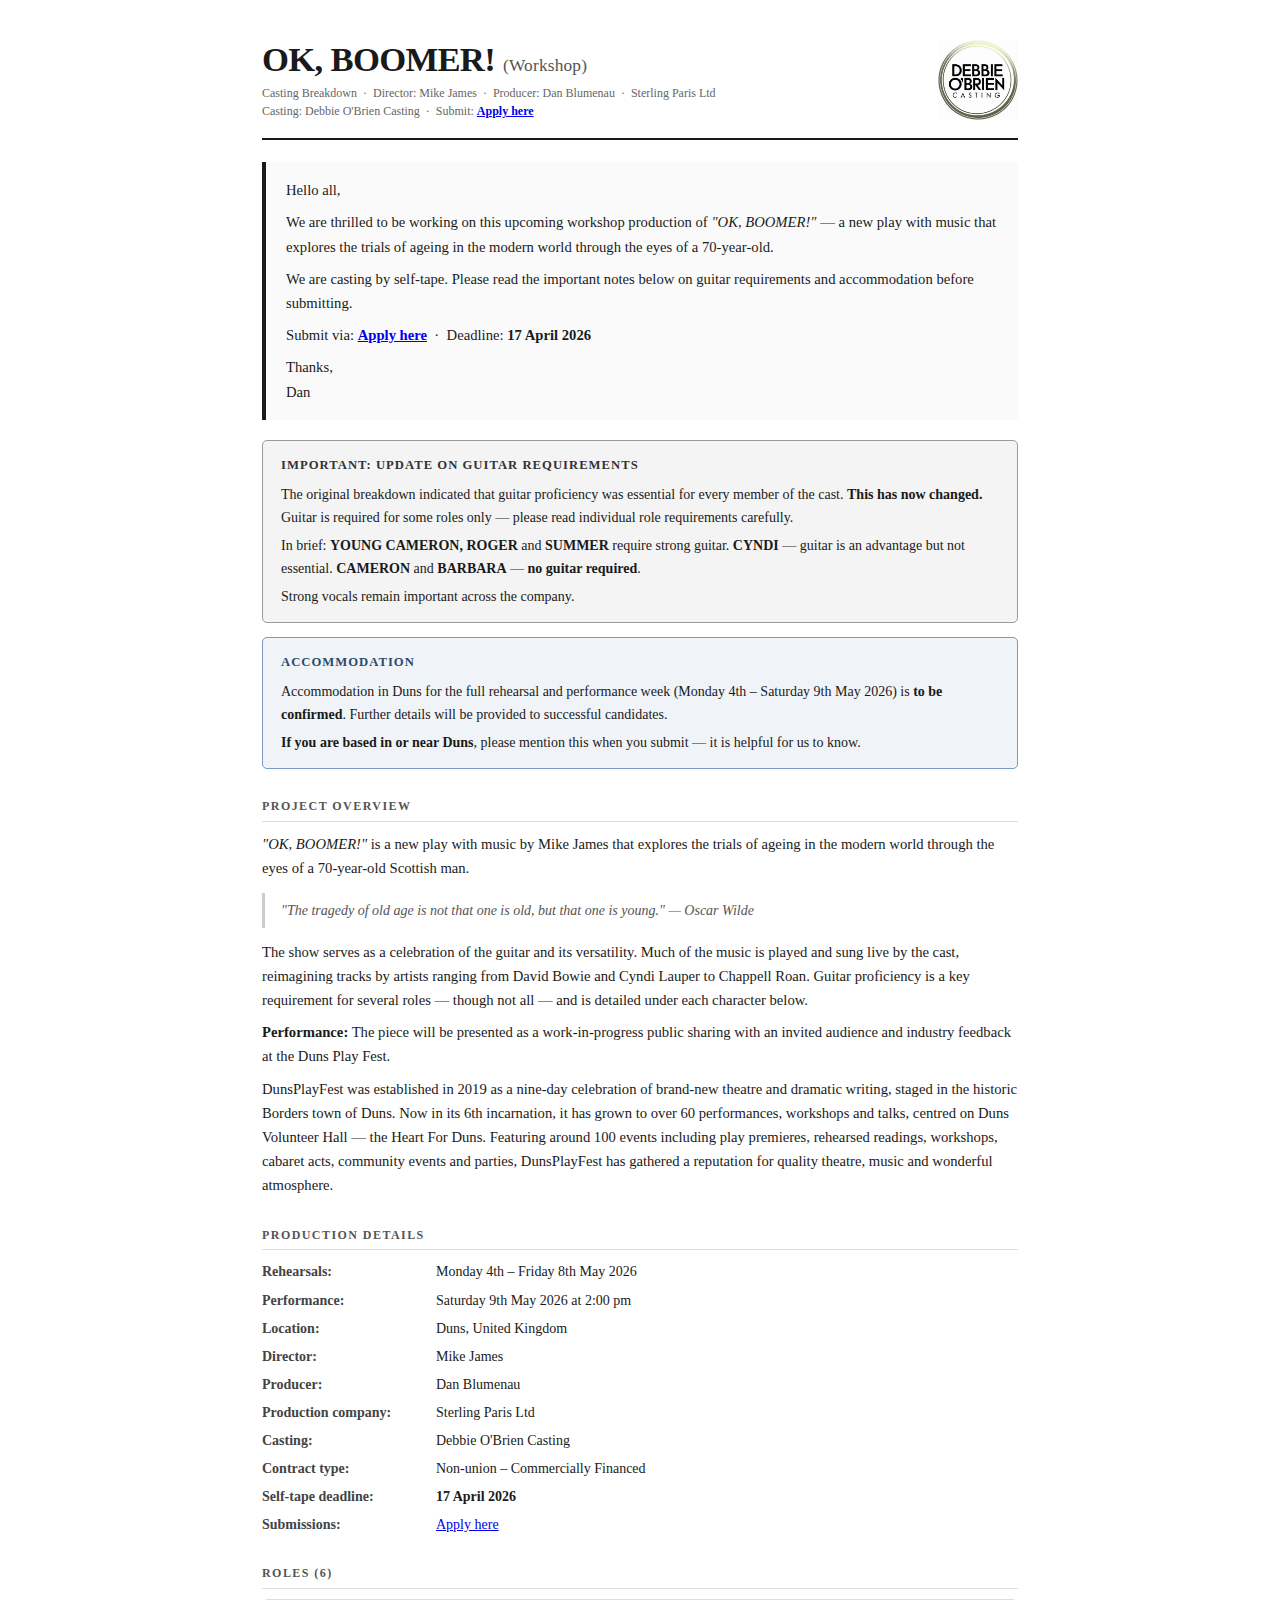
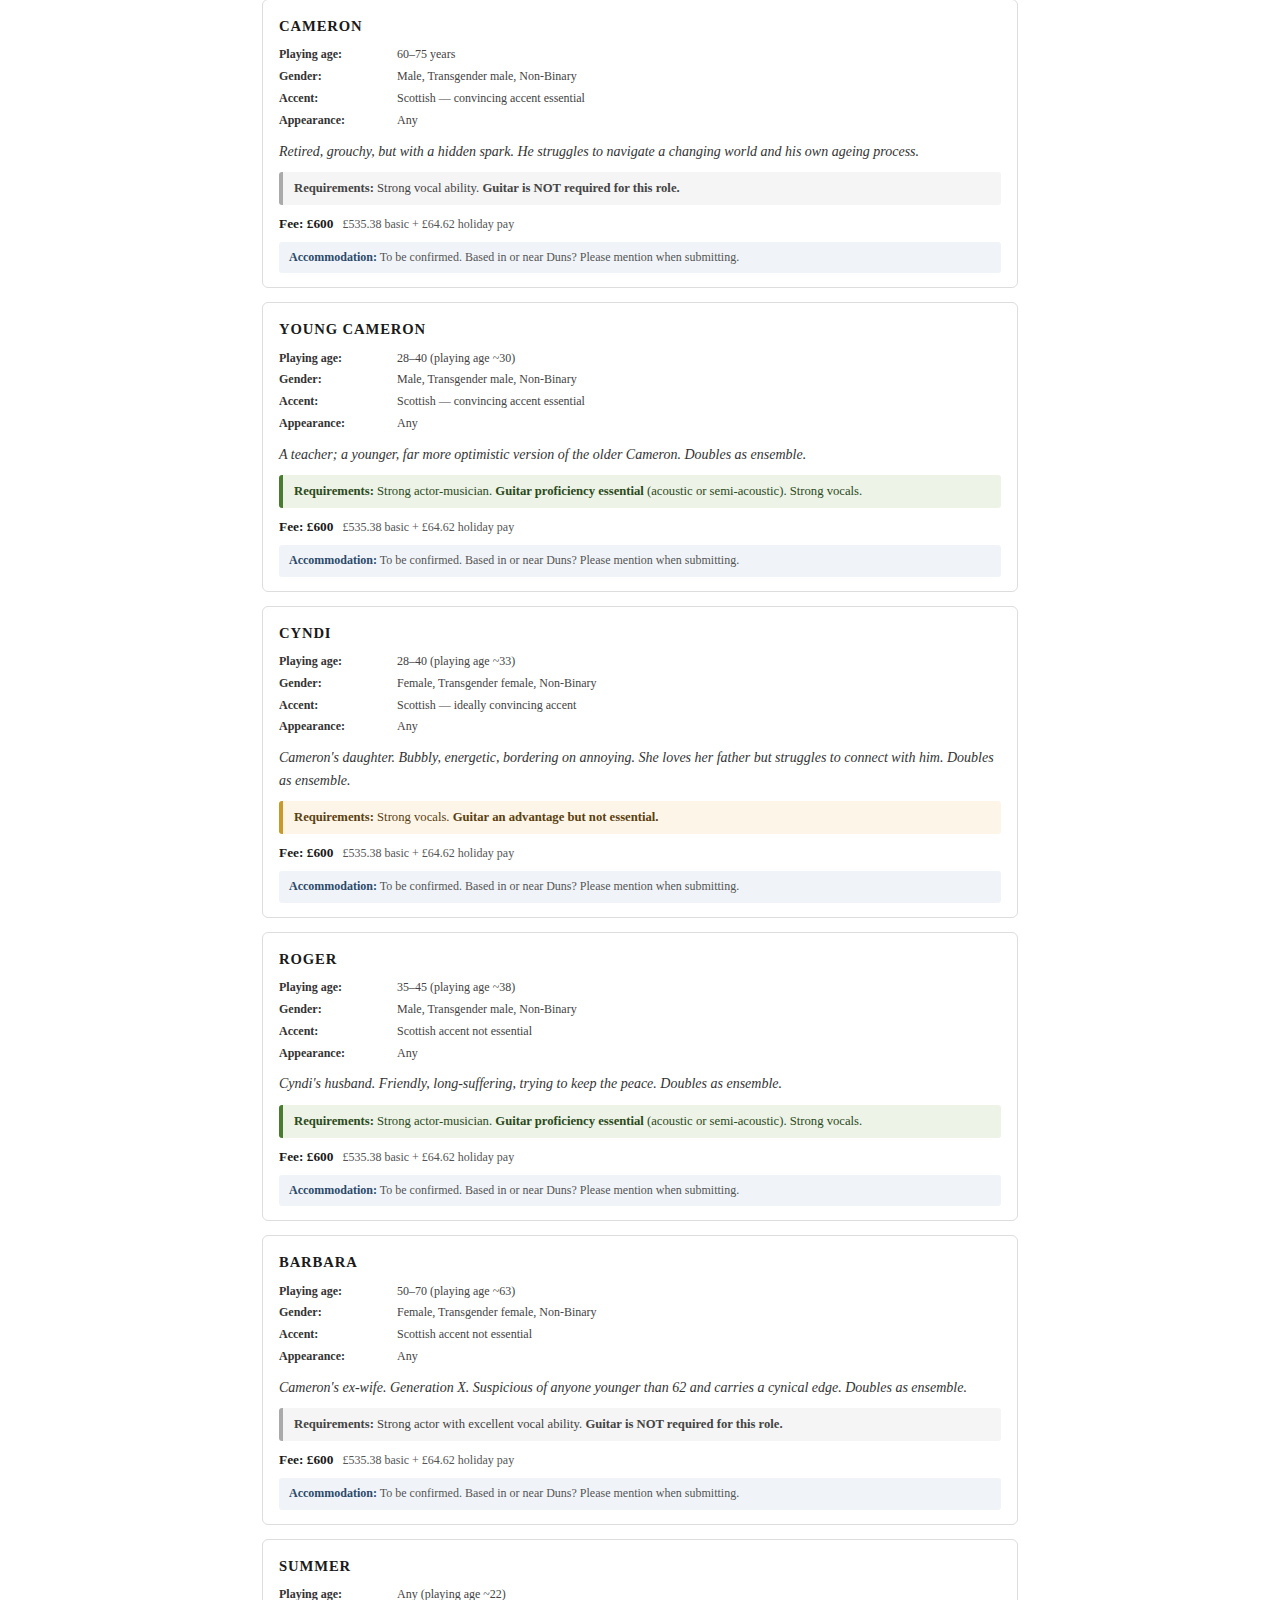
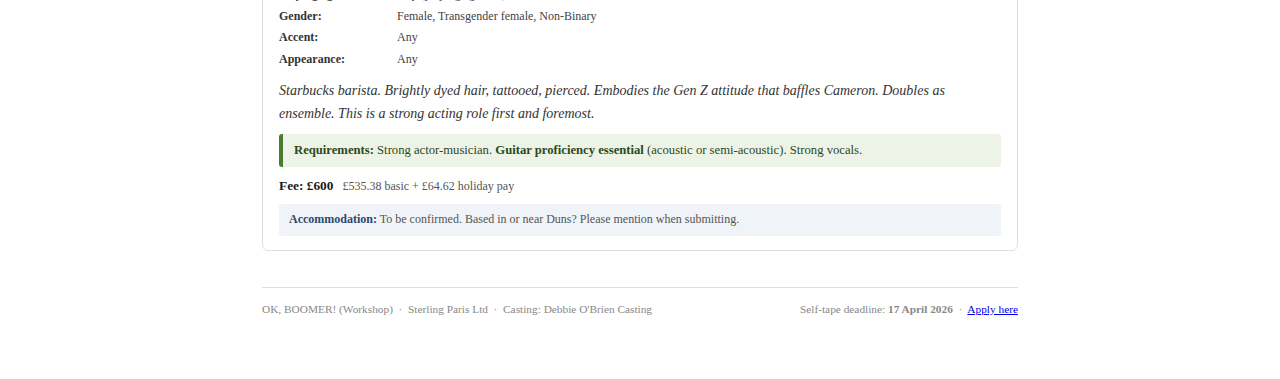
<file: ok_boomer_breakdown.html>
<!DOCTYPE html>
<html lang="en">
<head>
  <meta charset="UTF-8" />
  <meta name="viewport" content="width=device-width, initial-scale=1.0" />
  <title>OK, BOOMER! – Casting Breakdown</title>
  <style>
    *, *::before, *::after { box-sizing: border-box; margin: 0; padding: 0; }

    body {
      font-family: Georgia, 'Times New Roman', serif;
      font-size: 11pt;
      line-height: 1.65;
      color: #1a1a1a;
      background: #fff;
      max-width: 860px;
      margin: 0 auto;
      padding: 40px 52px 60px;
    }

    /* ── HEADER ── */
    .page-header {
      display: flex;
      align-items: flex-start;
      justify-content: space-between;
      gap: 24px;
      border-bottom: 2px solid #1a1a1a;
      padding-bottom: 18px;
      margin-bottom: 22px;
    }

    .header-title-block { flex: 1; }

    h1 {
      font-size: 26pt;
      font-weight: bold;
      letter-spacing: -0.02em;
      line-height: 1.1;
      margin-bottom: 4px;
    }

    .subtitle {
      font-size: 13pt;
      font-weight: normal;
      color: #555;
      letter-spacing: 0.01em;
    }

    .header-meta {
      font-size: 9pt;
      color: #666;
      margin-top: 6px;
      line-height: 1.5;
    }

/* ── INTRO ── */
    .intro {
      margin-bottom: 20px;
      padding: 16px 20px;
      background: #fafafa;
      border-left: 4px solid #1a1a1a;
      border-radius: 0 4px 4px 0;
    }

    .intro p { margin-bottom: 8px; }
    .intro p:last-child { margin-bottom: 0; }

    /* ── SECTION HEADINGS ── */
    h2 {
      font-size: 9pt;
      font-weight: bold;
      text-transform: uppercase;
      letter-spacing: 0.12em;
      color: #555;
      margin: 28px 0 10px;
      padding-bottom: 4px;
      border-bottom: 1px solid #ddd;
    }

    p { margin-bottom: 8px; }

    blockquote {
      border-left: 3px solid #ccc;
      margin: 12px 0 12px 0;
      padding: 6px 16px;
      font-style: italic;
      color: #555;
      font-size: 10.5pt;
    }

    /* ── NOTICE BOXES ── */
    .notice {
      border-radius: 5px;
      padding: 14px 18px;
      margin: 14px 0;
    }

    .notice-title {
      font-weight: bold;
      font-size: 9.5pt;
      text-transform: uppercase;
      letter-spacing: 0.08em;
      margin-bottom: 7px;
    }

    .notice p { margin-bottom: 5px; font-size: 10.5pt; }
    .notice p:last-child { margin-bottom: 0; }

    .notice.guitar {
      background: #f4f4f4;
      border: 1.5px solid #999;
    }

    .notice.accommodation {
      background: #f0f4f8;
      border: 1.5px solid #7a9bbf;
    }

    .notice.guitar .notice-title { color: #333; }
    .notice.accommodation .notice-title { color: #2c4a6b; }

    /* ── PRODUCTION TABLE ── */
    .production-grid {
      display: grid;
      grid-template-columns: 160px 1fr;
      gap: 5px 14px;
      margin-top: 8px;
      font-size: 10.5pt;
    }

    .production-grid .label {
      font-weight: bold;
      color: #444;
    }

    /* ── ROLES ── */
    .roles-grid {
      margin-top: 4px;
    }

    .role {
      border: 1px solid #ddd;
      border-radius: 6px;
      padding: 14px 16px;
      margin-bottom: 14px;
      page-break-inside: avoid;
      break-inside: avoid;
      background: #fff;
    }

    h3 {
      font-size: 11pt;
      font-weight: bold;
      text-transform: uppercase;
      letter-spacing: 0.06em;
      margin-bottom: 2px;
    }

.role-meta {
      display: grid;
      grid-template-columns: 110px 1fr;
      gap: 2px 8px;
      font-size: 9pt;
      margin: 7px 0 9px;
      color: #444;
    }

    .role-meta .label { font-weight: bold; color: #333; }

    .role-desc {
      font-size: 10.5pt;
      color: #333;
      margin-bottom: 9px;
      font-style: italic;
    }

    .req {
      border-radius: 3px;
      padding: 7px 11px;
      font-size: 9.5pt;
      margin-bottom: 8px;
      line-height: 1.5;
    }

    .req.guitar-yes {
      background: #eef3e8;
      border-left: 4px solid #4a7c2f;
      color: #2a4a1a;
    }

    .req.guitar-no {
      background: #f5f5f5;
      border-left: 4px solid #aaa;
      color: #444;
    }

    .req.guitar-optional {
      background: #fdf6e8;
      border-left: 4px solid #c89a2a;
      color: #5a4010;
    }

    .fee-box {
      font-size: 9pt;
      color: #555;
      margin-bottom: 7px;
    }

    .fee-box strong { font-size: 10pt; color: #1a1a1a; }

    .accom {
      font-size: 9pt;
      color: #555;
      padding: 6px 10px;
      background: #f0f4f8;
      border-radius: 3px;
    }

    .accom strong { color: #2c4a6b; }

    /* ── FOOTER ── */
    .page-footer {
      margin-top: 36px;
      padding-top: 12px;
      border-top: 1px solid #ddd;
      font-size: 8.5pt;
      color: #888;
      display: flex;
      justify-content: space-between;
      align-items: flex-end;
    }

    /* ── PRINT ── */
    @media print {
      body { padding: 18px 28px 36px; font-size: 10pt; }
      h1 { font-size: 22pt; }
.role { page-break-inside: avoid; }
      .notice { page-break-inside: avoid; }
      .page-footer { position: fixed; bottom: 18px; left: 28px; right: 28px; }
    }
  </style>
</head>
<body>

  <!-- ── PAGE HEADER ── -->
  <div class="page-header">
    <div class="header-title-block">
      <h1>OK, BOOMER! <span class="subtitle">(Workshop)</span></h1>
      <div class="header-meta">
        Casting Breakdown &nbsp;&middot;&nbsp; Director: Mike James &nbsp;&middot;&nbsp; Producer: Dan Blumenau &nbsp;&middot;&nbsp; Sterling Paris Ltd<br>
        Casting: Debbie O'Brien Casting &nbsp;&middot;&nbsp; Submit: <strong><a href="https://forms.gle/whnUsxwfirE5HMSK7" target="_blank">Apply here</a></strong>
      </div>
    </div>
    <img src="logo.png" alt="Logo" style="height: 80px; width: auto; object-fit: contain;" />
  </div>

  <!-- ── INTRO ── -->
  <div class="intro">
    <p>Hello all,</p>
    <p>We are thrilled to be working on this upcoming workshop production of <em>"OK, BOOMER!"</em> — a new play with music that explores the trials of ageing in the modern world through the eyes of a 70-year-old.</p>
    <p>We are casting by self-tape. Please read the important notes below on guitar requirements and accommodation before submitting.</p>
    <p>Submit via: <strong><a href="https://forms.gle/whnUsxwfirE5HMSK7" target="_blank">Apply here</a></strong> &nbsp;&middot;&nbsp; Deadline: <strong>17 April 2026</strong></p>
    <p style="margin-top:6px;">Thanks,<br>Dan</p>
  </div>

  <!-- ── GUITAR NOTICE ── -->
  <div class="notice guitar">
    <div class="notice-title">Important: Update on Guitar Requirements</div>
    <p>The original breakdown indicated that guitar proficiency was essential for every member of the cast. <strong>This has now changed.</strong> Guitar is required for some roles only — please read individual role requirements carefully.</p>
    <p>In brief: <strong>YOUNG CAMERON, ROGER</strong> and <strong>SUMMER</strong> require strong guitar. <strong>CYNDI</strong> — guitar is an advantage but not essential. <strong>CAMERON</strong> and <strong>BARBARA</strong> — <strong>no guitar required</strong>.</p>
    <p>Strong vocals remain important across the company.</p>
  </div>

  <!-- ── ACCOMMODATION NOTICE ── -->
  <div class="notice accommodation">
    <div class="notice-title">Accommodation</div>
    <p>Accommodation in Duns for the full rehearsal and performance week (Monday 4th – Saturday 9th May 2026) is <strong>to be confirmed</strong>. Further details will be provided to successful candidates.</p>
    <p><strong>If you are based in or near Duns</strong>, please mention this when you submit — it is helpful for us to know.</p>
  </div>

  <!-- ── PROJECT OVERVIEW ── -->
  <h2>Project Overview</h2>

  <p><em>"OK, BOOMER!"</em> is a new play with music by Mike James that explores the trials of ageing in the modern world through the eyes of a 70-year-old Scottish man.</p>

  <blockquote>"The tragedy of old age is not that one is old, but that one is young." — Oscar Wilde</blockquote>

  <p>The show serves as a celebration of the guitar and its versatility. Much of the music is played and sung live by the cast, reimagining tracks by artists ranging from David Bowie and Cyndi Lauper to Chappell Roan. Guitar proficiency is a key requirement for several roles — though not all — and is detailed under each character below.</p>

  <p><strong>Performance:</strong> The piece will be presented as a work-in-progress public sharing with an invited audience and industry feedback at the Duns Play Fest.</p>

  <p>DunsPlayFest was established in 2019 as a nine-day celebration of brand-new theatre and dramatic writing, staged in the historic Borders town of Duns. Now in its 6th incarnation, it has grown to over 60 performances, workshops and talks, centred on Duns Volunteer Hall — the Heart For Duns. Featuring around 100 events including play premieres, rehearsed readings, workshops, cabaret acts, community events and parties, DunsPlayFest has gathered a reputation for quality theatre, music and wonderful atmosphere.</p>

  <!-- ── PRODUCTION DETAILS ── -->
  <h2>Production Details</h2>
  <div class="production-grid">
    <span class="label">Rehearsals:</span><span>Monday 4th – Friday 8th May 2026</span>
    <span class="label">Performance:</span><span>Saturday 9th May 2026 at 2:00 pm</span>
    <span class="label">Location:</span><span>Duns, United Kingdom</span>
    <span class="label">Director:</span><span>Mike James</span>
    <span class="label">Producer:</span><span>Dan Blumenau</span>
    <span class="label">Production company:</span><span>Sterling Paris Ltd</span>
    <span class="label">Casting:</span><span>Debbie O'Brien Casting</span>
    <span class="label">Contract type:</span><span>Non-union – Commercially Financed</span>
    <span class="label">Self-tape deadline:</span><span><strong>17 April 2026</strong></span>
    <span class="label">Submissions:</span><span><a href="https://forms.gle/whnUsxwfirE5HMSK7" target="_blank">Apply here</a></span>
  </div>

  <!-- ── ROLES ── -->
  <h2>Roles (6)</h2>

  <div class="roles-grid">

    <!-- CAMERON -->
    <div class="role">
      <h3>CAMERON</h3>
      <div class="role-meta">
        <span class="label">Playing age:</span><span>60–75 years</span>
        <span class="label">Gender:</span><span>Male, Transgender male, Non-Binary</span>
        <span class="label">Accent:</span><span>Scottish — convincing accent essential</span>
        <span class="label">Appearance:</span><span>Any</span>
      </div>
      <p class="role-desc">Retired, grouchy, but with a hidden spark. He struggles to navigate a changing world and his own ageing process.</p>
      <div class="req guitar-no">
        <strong>Requirements:</strong> Strong vocal ability. <strong>Guitar is NOT required for this role.</strong>
      </div>
      <div class="fee-box"><strong>Fee: £600</strong> &nbsp; £535.38 basic + £64.62 holiday pay</div>
      <div class="accom"><strong>Accommodation:</strong> To be confirmed. Based in or near Duns? Please mention when submitting.</div>
    </div>

    <!-- YOUNG CAMERON -->
    <div class="role">
      <h3>YOUNG CAMERON</h3>
      <div class="role-meta">
        <span class="label">Playing age:</span><span>28–40 (playing age ~30)</span>
        <span class="label">Gender:</span><span>Male, Transgender male, Non-Binary</span>
        <span class="label">Accent:</span><span>Scottish — convincing accent essential</span>
        <span class="label">Appearance:</span><span>Any</span>
      </div>
      <p class="role-desc">A teacher; a younger, far more optimistic version of the older Cameron. Doubles as ensemble.</p>
      <div class="req guitar-yes">
        <strong>Requirements:</strong> Strong actor-musician. <strong>Guitar proficiency essential</strong> (acoustic or semi-acoustic). Strong vocals.
      </div>
      <div class="fee-box"><strong>Fee: £600</strong> &nbsp; £535.38 basic + £64.62 holiday pay</div>
      <div class="accom"><strong>Accommodation:</strong> To be confirmed. Based in or near Duns? Please mention when submitting.</div>
    </div>

    <!-- CYNDI -->
    <div class="role">
      <h3>CYNDI</h3>
      <div class="role-meta">
        <span class="label">Playing age:</span><span>28–40 (playing age ~33)</span>
        <span class="label">Gender:</span><span>Female, Transgender female, Non-Binary</span>
        <span class="label">Accent:</span><span>Scottish — ideally convincing accent</span>
        <span class="label">Appearance:</span><span>Any</span>
      </div>
      <p class="role-desc">Cameron's daughter. Bubbly, energetic, bordering on annoying. She loves her father but struggles to connect with him. Doubles as ensemble.</p>
      <div class="req guitar-optional">
        <strong>Requirements:</strong> Strong vocals. <strong>Guitar an advantage but not essential.</strong>
      </div>
      <div class="fee-box"><strong>Fee: £600</strong> &nbsp; £535.38 basic + £64.62 holiday pay</div>
      <div class="accom"><strong>Accommodation:</strong> To be confirmed. Based in or near Duns? Please mention when submitting.</div>
    </div>

    <!-- ROGER -->
    <div class="role">
      <h3>ROGER</h3>
      <div class="role-meta">
        <span class="label">Playing age:</span><span>35–45 (playing age ~38)</span>
        <span class="label">Gender:</span><span>Male, Transgender male, Non-Binary</span>
        <span class="label">Accent:</span><span>Scottish accent not essential</span>
        <span class="label">Appearance:</span><span>Any</span>
      </div>
      <p class="role-desc">Cyndi's husband. Friendly, long-suffering, trying to keep the peace. Doubles as ensemble.</p>
      <div class="req guitar-yes">
        <strong>Requirements:</strong> Strong actor-musician. <strong>Guitar proficiency essential</strong> (acoustic or semi-acoustic). Strong vocals.
      </div>
      <div class="fee-box"><strong>Fee: £600</strong> &nbsp; £535.38 basic + £64.62 holiday pay</div>
      <div class="accom"><strong>Accommodation:</strong> To be confirmed. Based in or near Duns? Please mention when submitting.</div>
    </div>

    <!-- BARBARA -->
    <div class="role">
      <h3>BARBARA</h3>
      <div class="role-meta">
        <span class="label">Playing age:</span><span>50–70 (playing age ~63)</span>
        <span class="label">Gender:</span><span>Female, Transgender female, Non-Binary</span>
        <span class="label">Accent:</span><span>Scottish accent not essential</span>
        <span class="label">Appearance:</span><span>Any</span>
      </div>
      <p class="role-desc">Cameron's ex-wife. Generation X. Suspicious of anyone younger than 62 and carries a cynical edge. Doubles as ensemble.</p>
      <div class="req guitar-no">
        <strong>Requirements:</strong> Strong actor with excellent vocal ability. <strong>Guitar is NOT required for this role.</strong>
      </div>
      <div class="fee-box"><strong>Fee: £600</strong> &nbsp; £535.38 basic + £64.62 holiday pay</div>
      <div class="accom"><strong>Accommodation:</strong> To be confirmed. Based in or near Duns? Please mention when submitting.</div>
    </div>

    <!-- SUMMER -->
    <div class="role">
      <h3>SUMMER</h3>
      <div class="role-meta">
        <span class="label">Playing age:</span><span>Any (playing age ~22)</span>
        <span class="label">Gender:</span><span>Female, Transgender female, Non-Binary</span>
        <span class="label">Accent:</span><span>Any</span>
        <span class="label">Appearance:</span><span>Any</span>
      </div>
      <p class="role-desc">Starbucks barista. Brightly dyed hair, tattooed, pierced. Embodies the Gen Z attitude that baffles Cameron. Doubles as ensemble. This is a strong acting role first and foremost.</p>
      <div class="req guitar-yes">
        <strong>Requirements:</strong> Strong actor-musician. <strong>Guitar proficiency essential</strong> (acoustic or semi-acoustic). Strong vocals.
      </div>
      <div class="fee-box"><strong>Fee: £600</strong> &nbsp; £535.38 basic + £64.62 holiday pay</div>
      <div class="accom"><strong>Accommodation:</strong> To be confirmed. Based in or near Duns? Please mention when submitting.</div>
    </div>

  </div>

  <!-- ── FOOTER ── -->
  <div class="page-footer">
    <span>OK, BOOMER! (Workshop) &nbsp;&middot;&nbsp; Sterling Paris Ltd &nbsp;&middot;&nbsp; Casting: Debbie O'Brien Casting</span>
    <span>Self-tape deadline: <strong>17 April 2026</strong> &nbsp;&middot;&nbsp; <a href="https://forms.gle/whnUsxwfirE5HMSK7" target="_blank">Apply here</a></span>
  </div>

</body>
</html>
</file>
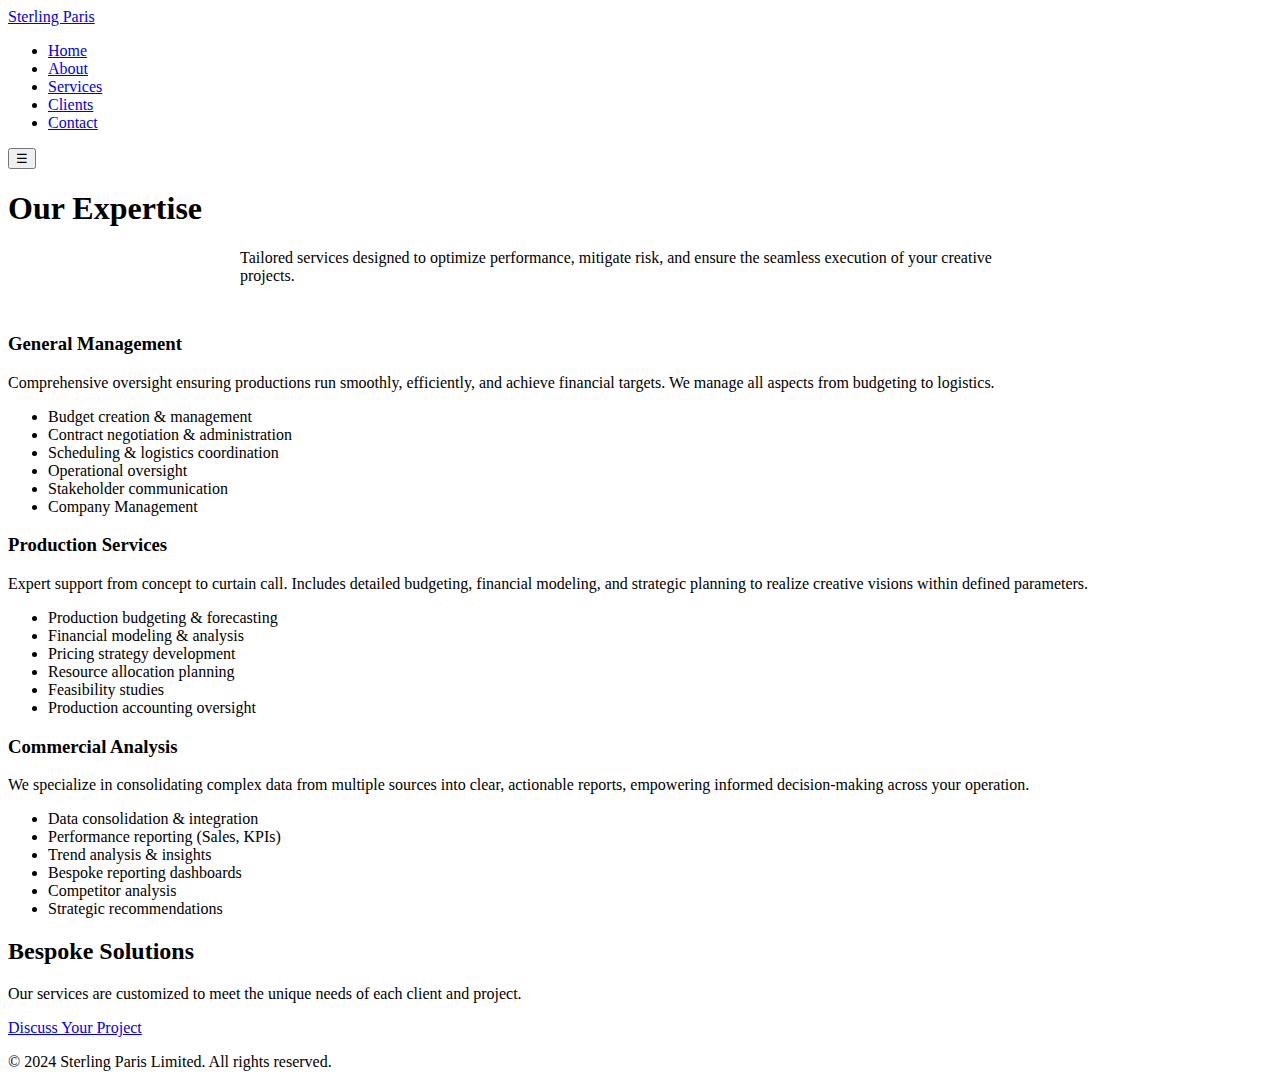
<file: services.html>
<!DOCTYPE html>
<html lang="en">
<head>
    <meta charset="UTF-8">
    <meta name="viewport" content="width=device-width, initial-scale=1.0">
    <title>Services | Sterling Paris | General Management, Production, Analysis</title>
    <!-- Google Fonts -->
    <link rel="preconnect" href="https://fonts.googleapis.com">
    <link rel="preconnect" href="https://fonts.gstatic.com" crossorigin>
    <link href="https://fonts.googleapis.com/css2?family=Playfair+Display:ital,wght@0,400..900;1,400..900&family=Lato:wght@300;400;700&display=swap" rel="stylesheet">
    <!-- Stylesheet -->
    <link rel="stylesheet" href="css/style.css">
</head>
<body>
    <div class="site-wrapper">
        <header class="main-header">
            <div class="container-nav">
                <a href="index.html" class="logo">Sterling Paris</a>
                <nav class="main-nav" id="main-nav">
                    <ul>
                         <li><a href="index.html">Home</a></li>
                         <li><a href="about.html">About</a></li>
                         <li><a href="services.html" class="active">Services</a></li>
                         <li><a href="clients.html">Clients</a></li>
                         <li><a href="contact.html">Contact</a></li>
                    </ul>
                </nav>
                 <button class="nav-toggle" id="nav-toggle" aria-label="Toggle navigation" aria-expanded="false">
                    &#9776; <!-- Hamburger icon -->
                </button>
            </div>
        </header>

        <main>
            <div class="container">
                <h1>Our Expertise</h1>
                <p class="lead text-center" style="max-width: 800px; margin: 0 auto 3rem auto;">Tailored services designed to optimize performance, mitigate risk, and ensure the seamless execution of your creative projects.</p>

                <div class="services-grid">
                    <div class="service-item">
                        <h3>General Management</h3>
                        <p>Comprehensive oversight ensuring productions run smoothly, efficiently, and achieve financial targets. We manage all aspects from budgeting to logistics.</p>
                        <ul>
                            <li>Budget creation & management</li>
                            <li>Contract negotiation & administration</li>
                            <li>Scheduling & logistics coordination</li>
                            <li>Operational oversight</li>
                            <li>Stakeholder communication</li>
                            <li>Company Management</li>
                        </ul>
                    </div>
                    <div class="service-item">
                        <h3>Production Services</h3>
                        <p>Expert support from concept to curtain call. Includes detailed budgeting, financial modeling, and strategic planning to realize creative visions within defined parameters.</p>
                         <ul>
                            <li>Production budgeting & forecasting</li>
                            <li>Financial modeling & analysis</li>
                            <li>Pricing strategy development</li>
                            <li>Resource allocation planning</li>
                            <li>Feasibility studies</li>
                            <li>Production accounting oversight</li>
                        </ul>
                    </div>
                    <div class="service-item">
                        <h3>Commercial Analysis</h3>
                        <p>We specialize in consolidating complex data from multiple sources into clear, actionable reports, empowering informed decision-making across your operation.</p>
                        <ul>
                            <li>Data consolidation & integration</li>
                            <li>Performance reporting (Sales, KPIs)</li>
                            <li>Trend analysis & insights</li>
                            <li>Bespoke reporting dashboards</li>
                            <li>Competitor analysis</li>
                            <li>Strategic recommendations</li>
                        </ul>
                    </div>
                </div>
            </div>

             <section class="section-bg">
                 <div class="container text-center">
                    <h2>Bespoke Solutions</h2>
                    <p>Our services are customized to meet the unique needs of each client and project.</p>
                    <a href="contact.html" class="cta-button outline">Discuss Your Project</a>
                 </div>
             </section>
        </main>

        <footer class="main-footer">
             <p>&copy; 2024 Sterling Paris Limited. All rights reserved.</p>
        </footer>
    </div>

    <script src="js/main.js"></script>
</body>
</html>
</file>
<file: css/style.css>

</file>
